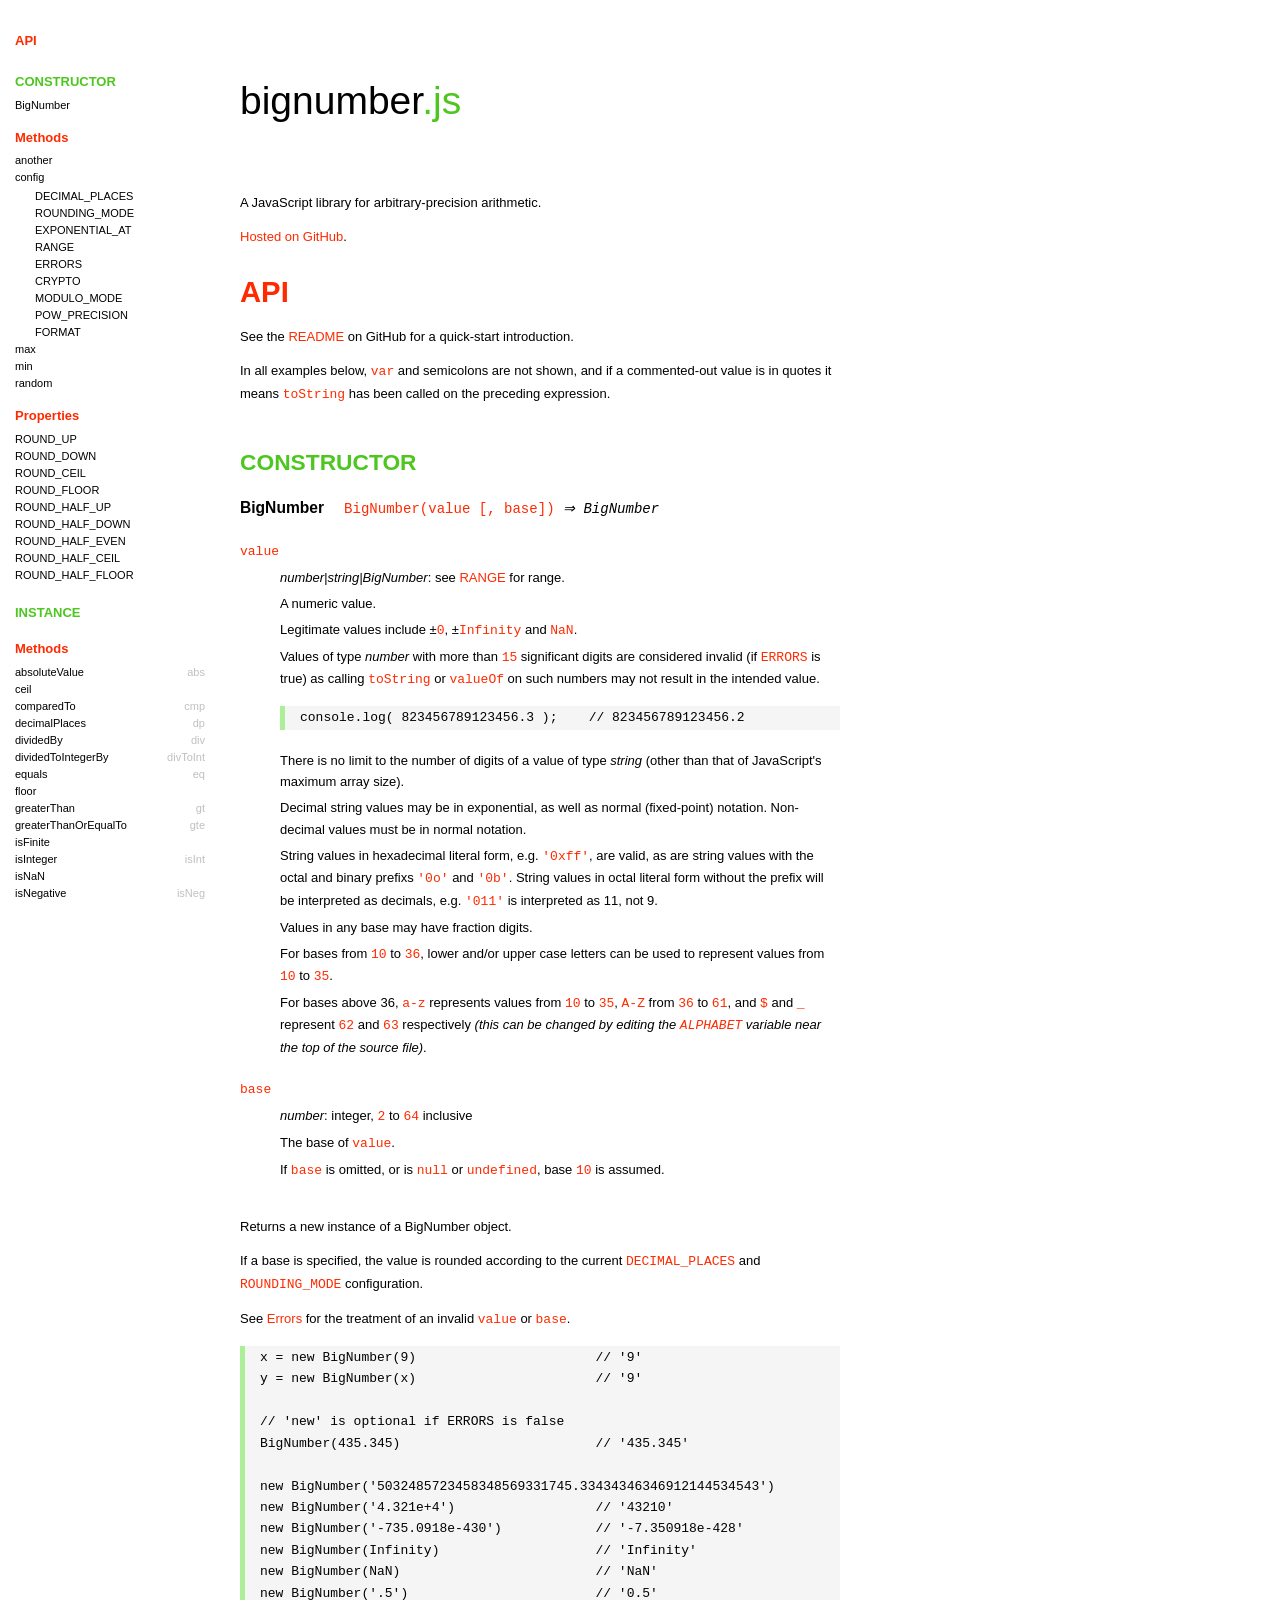
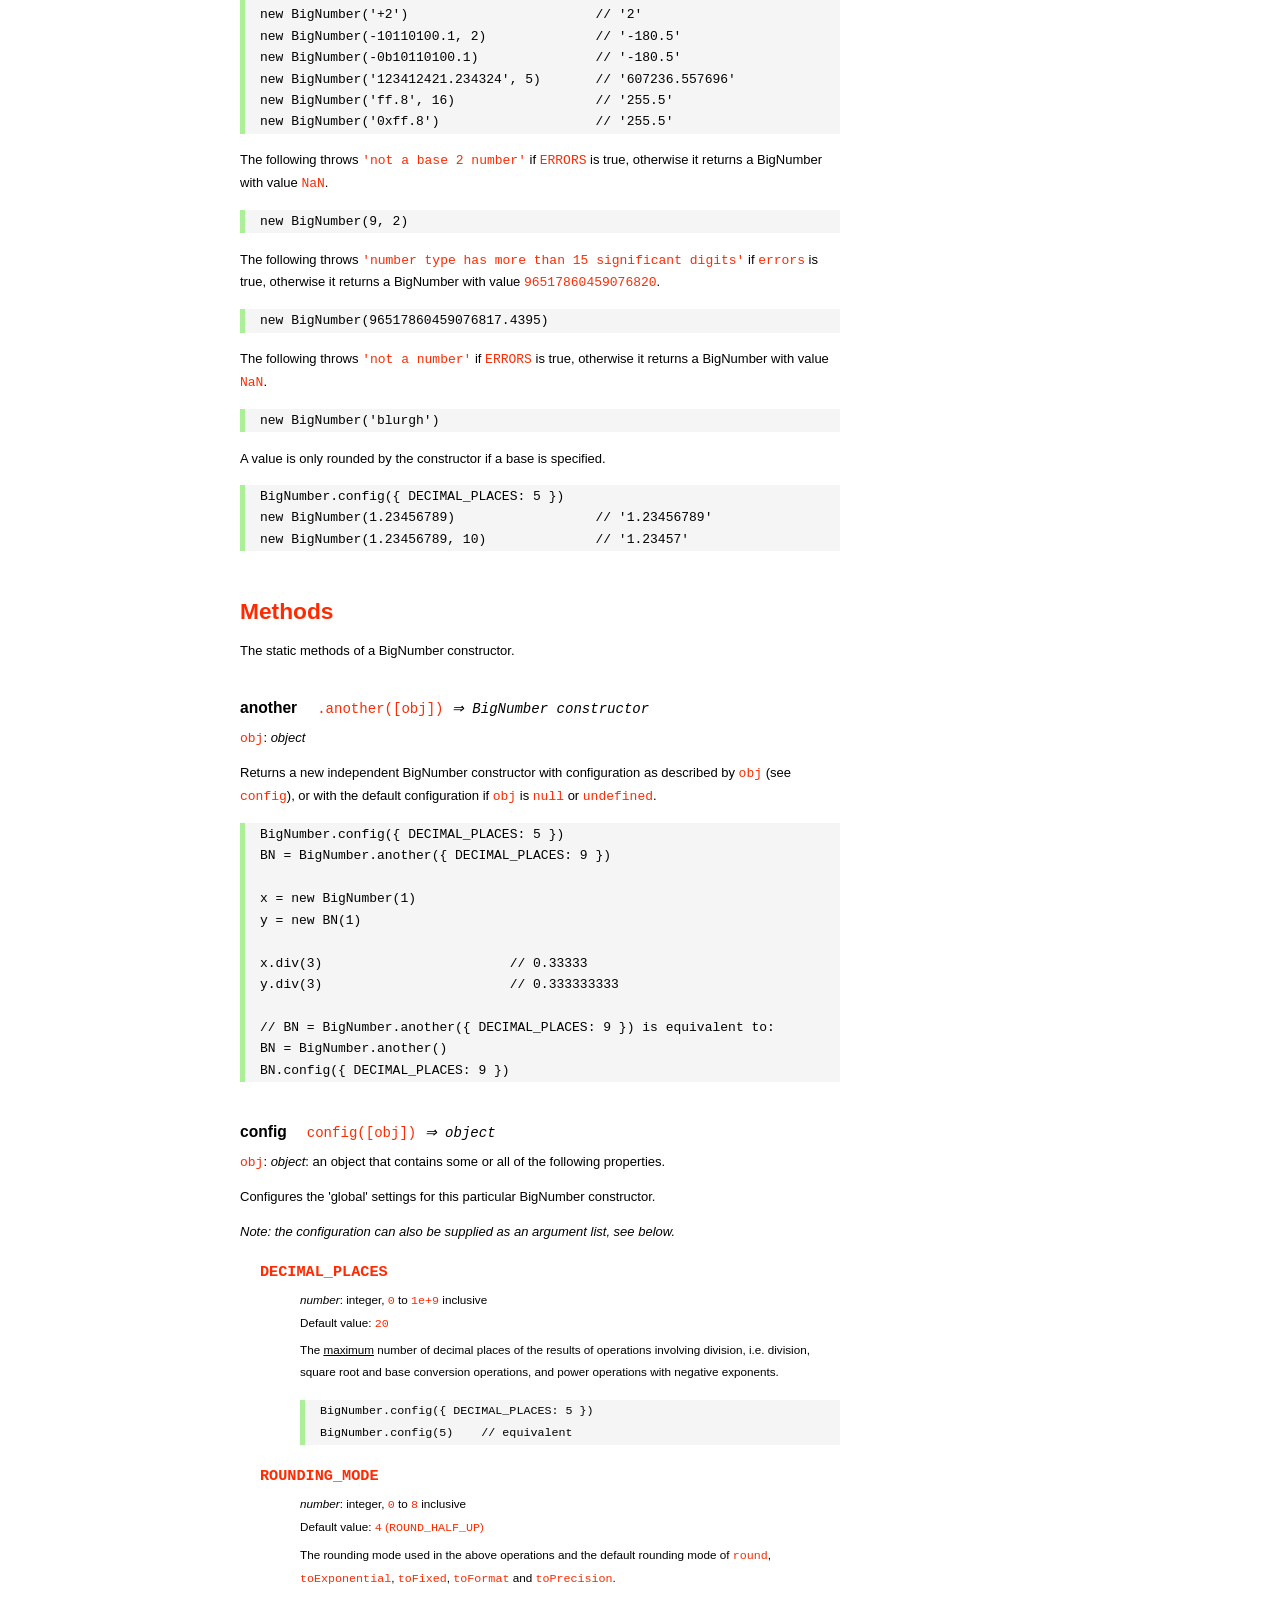
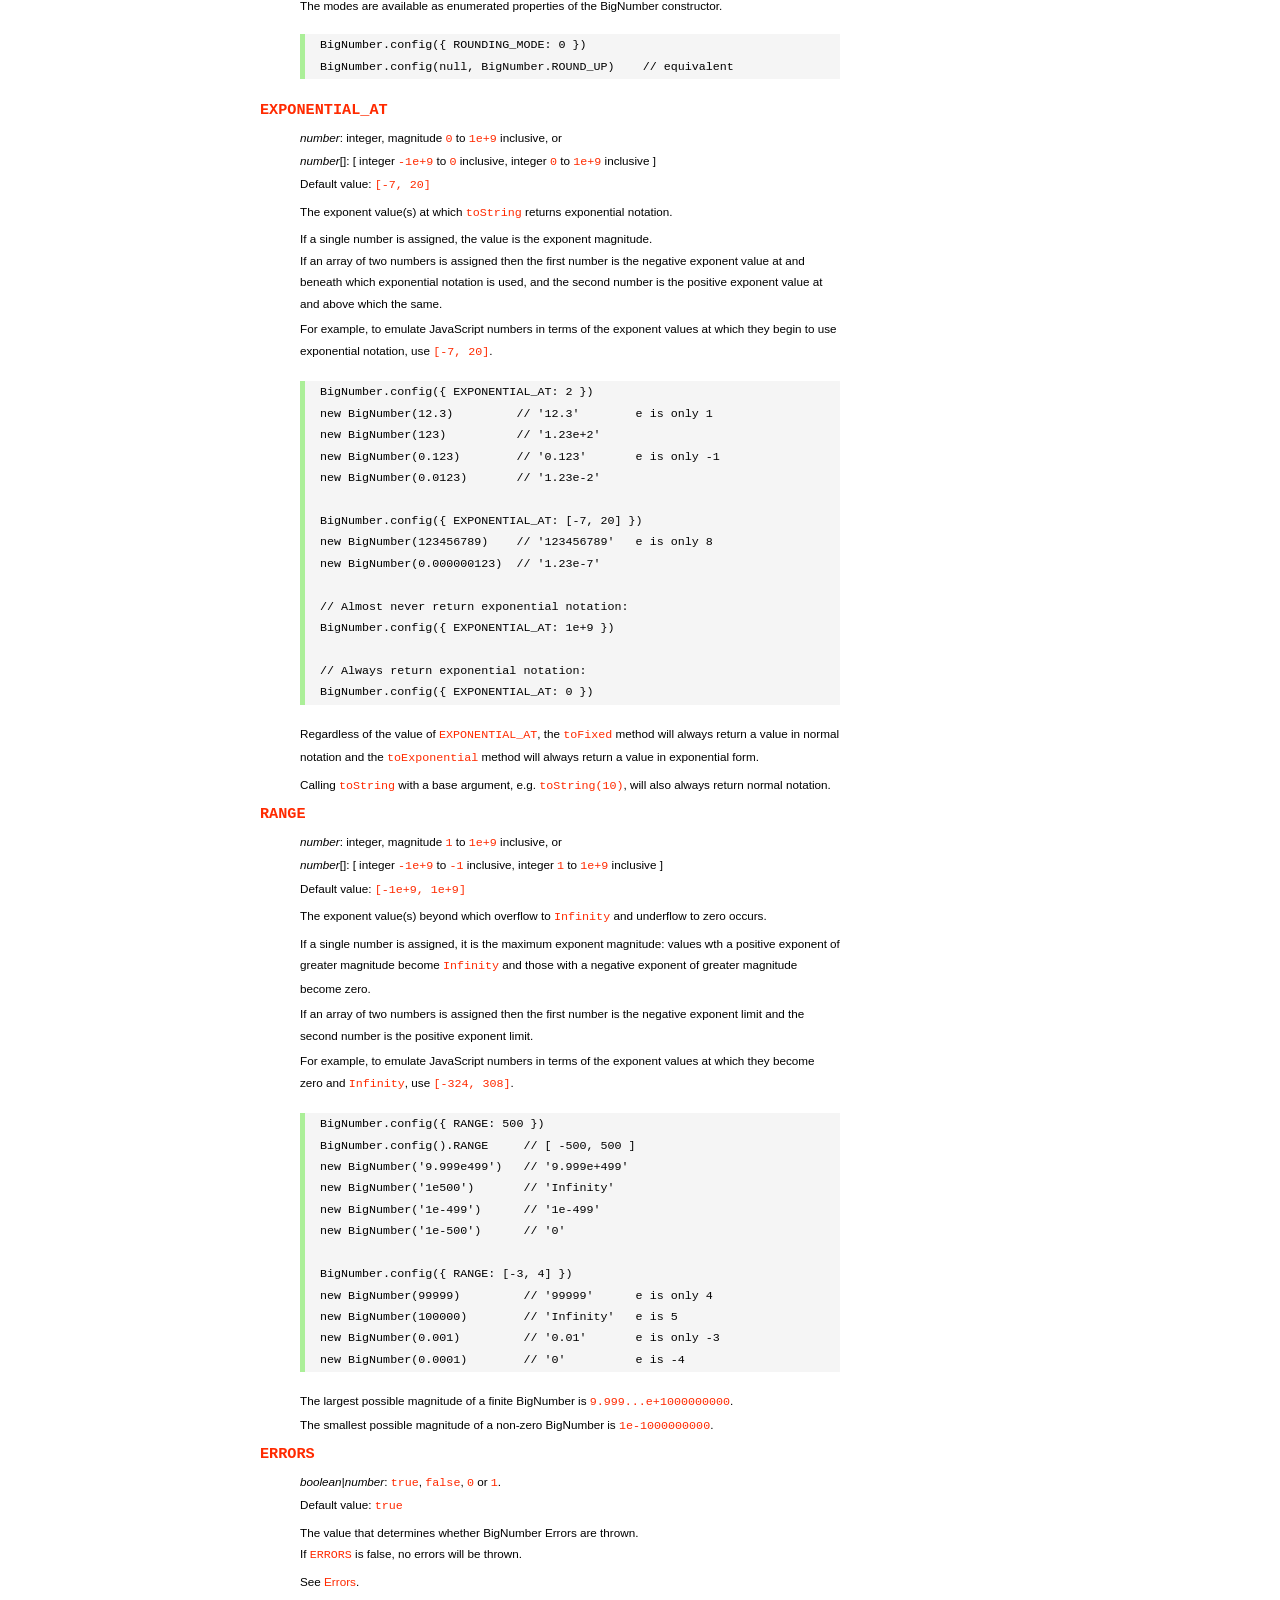
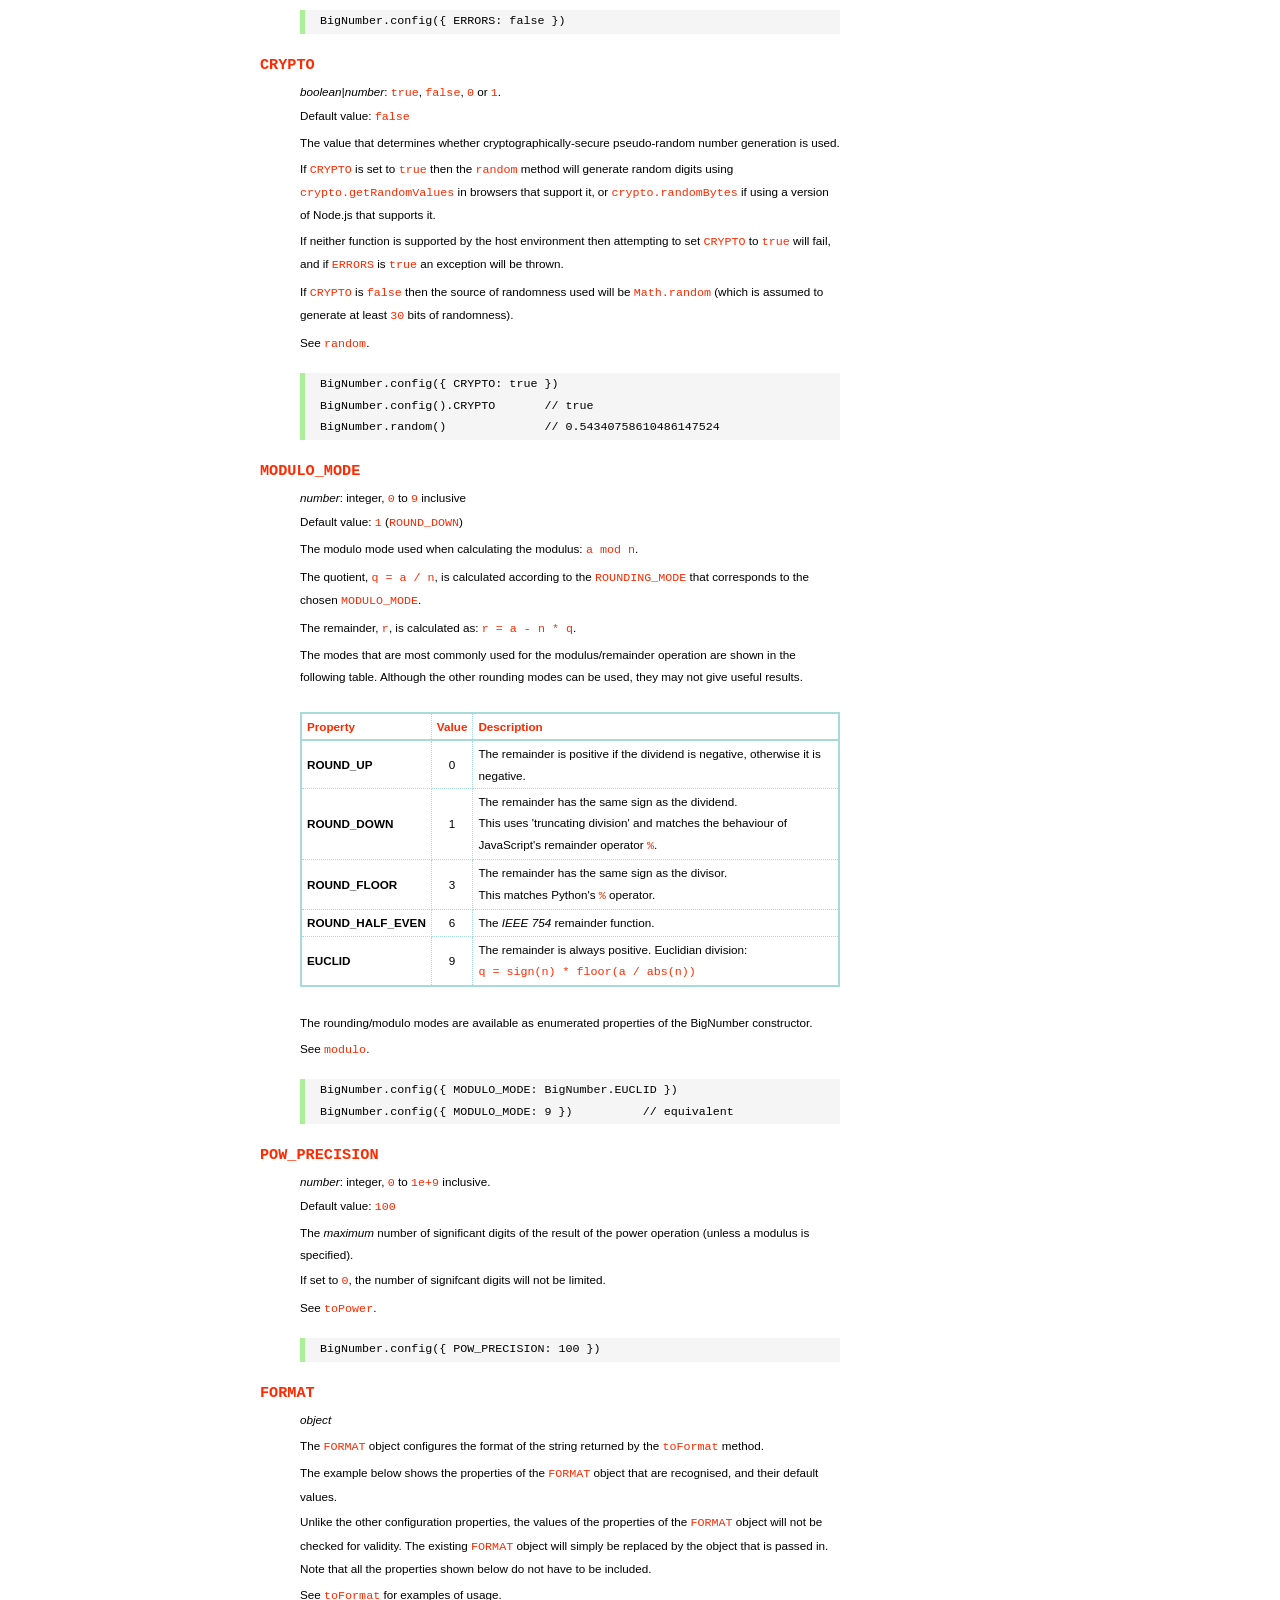
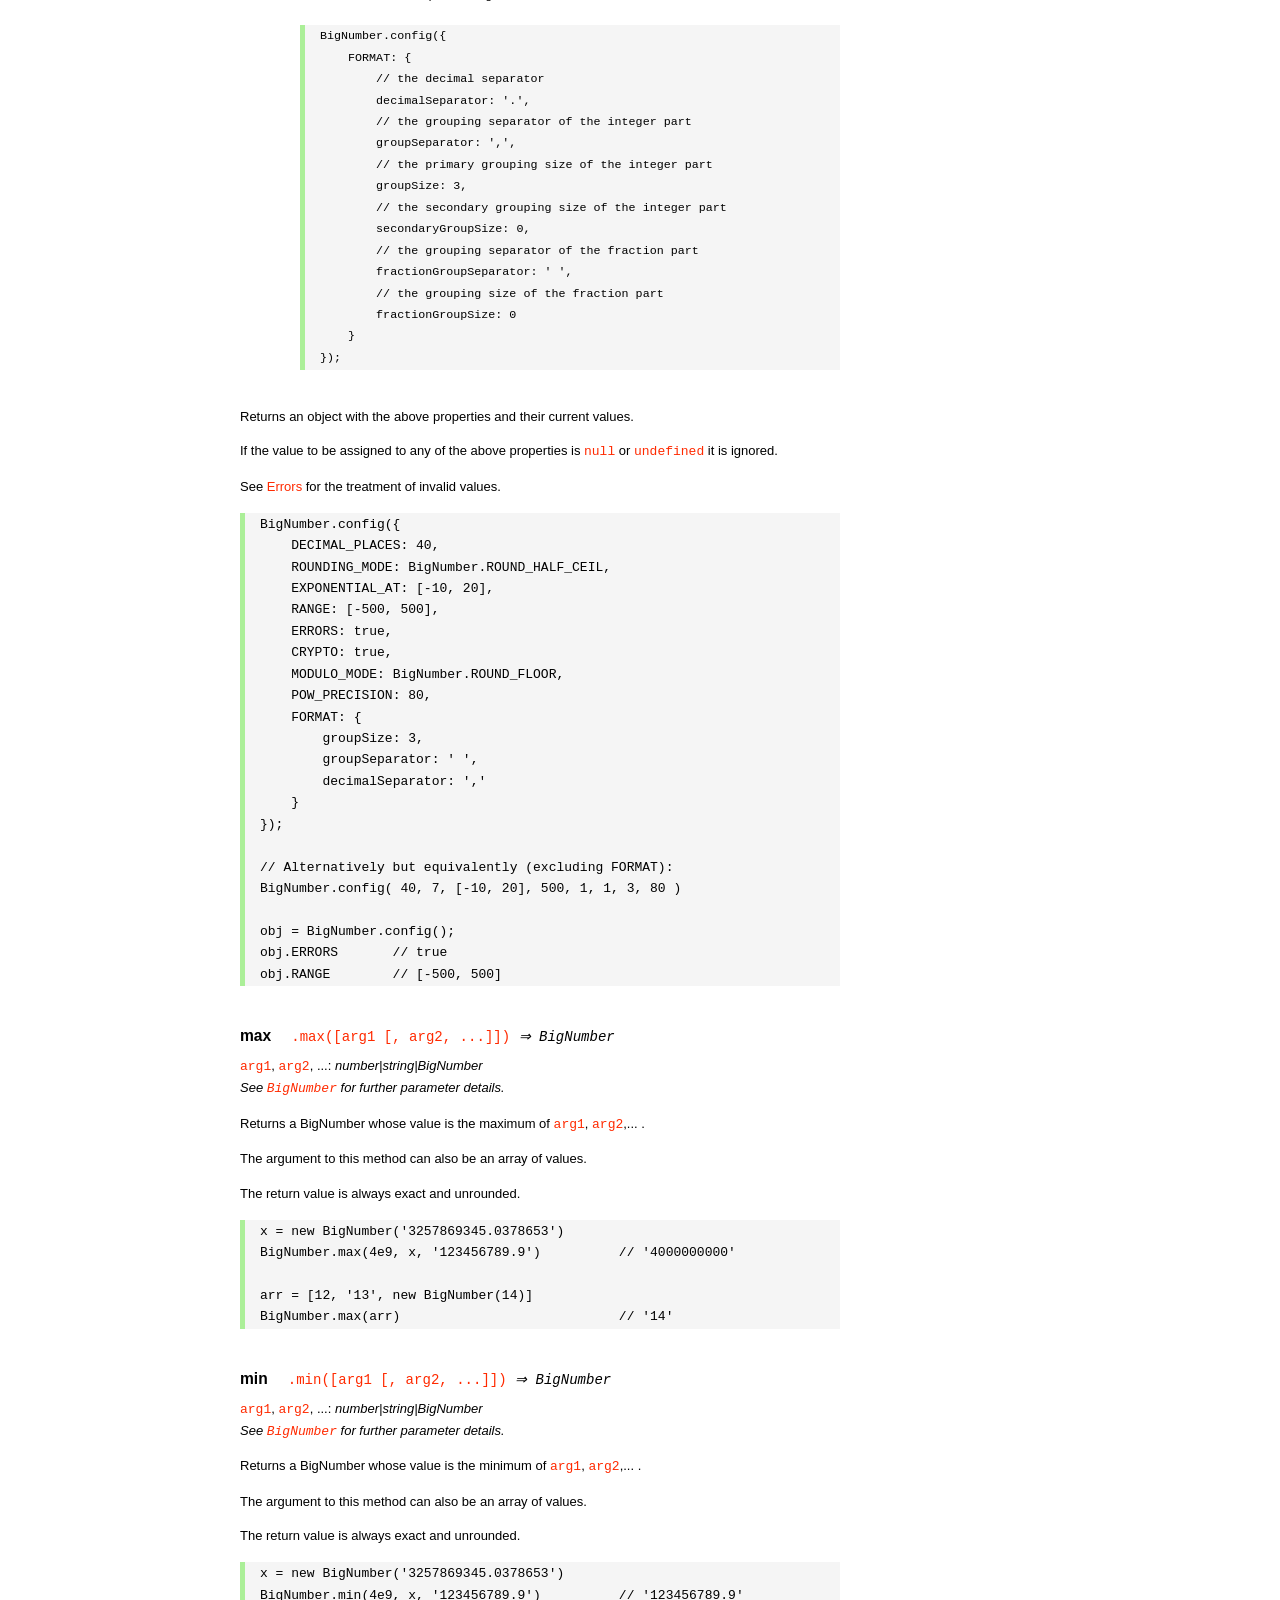
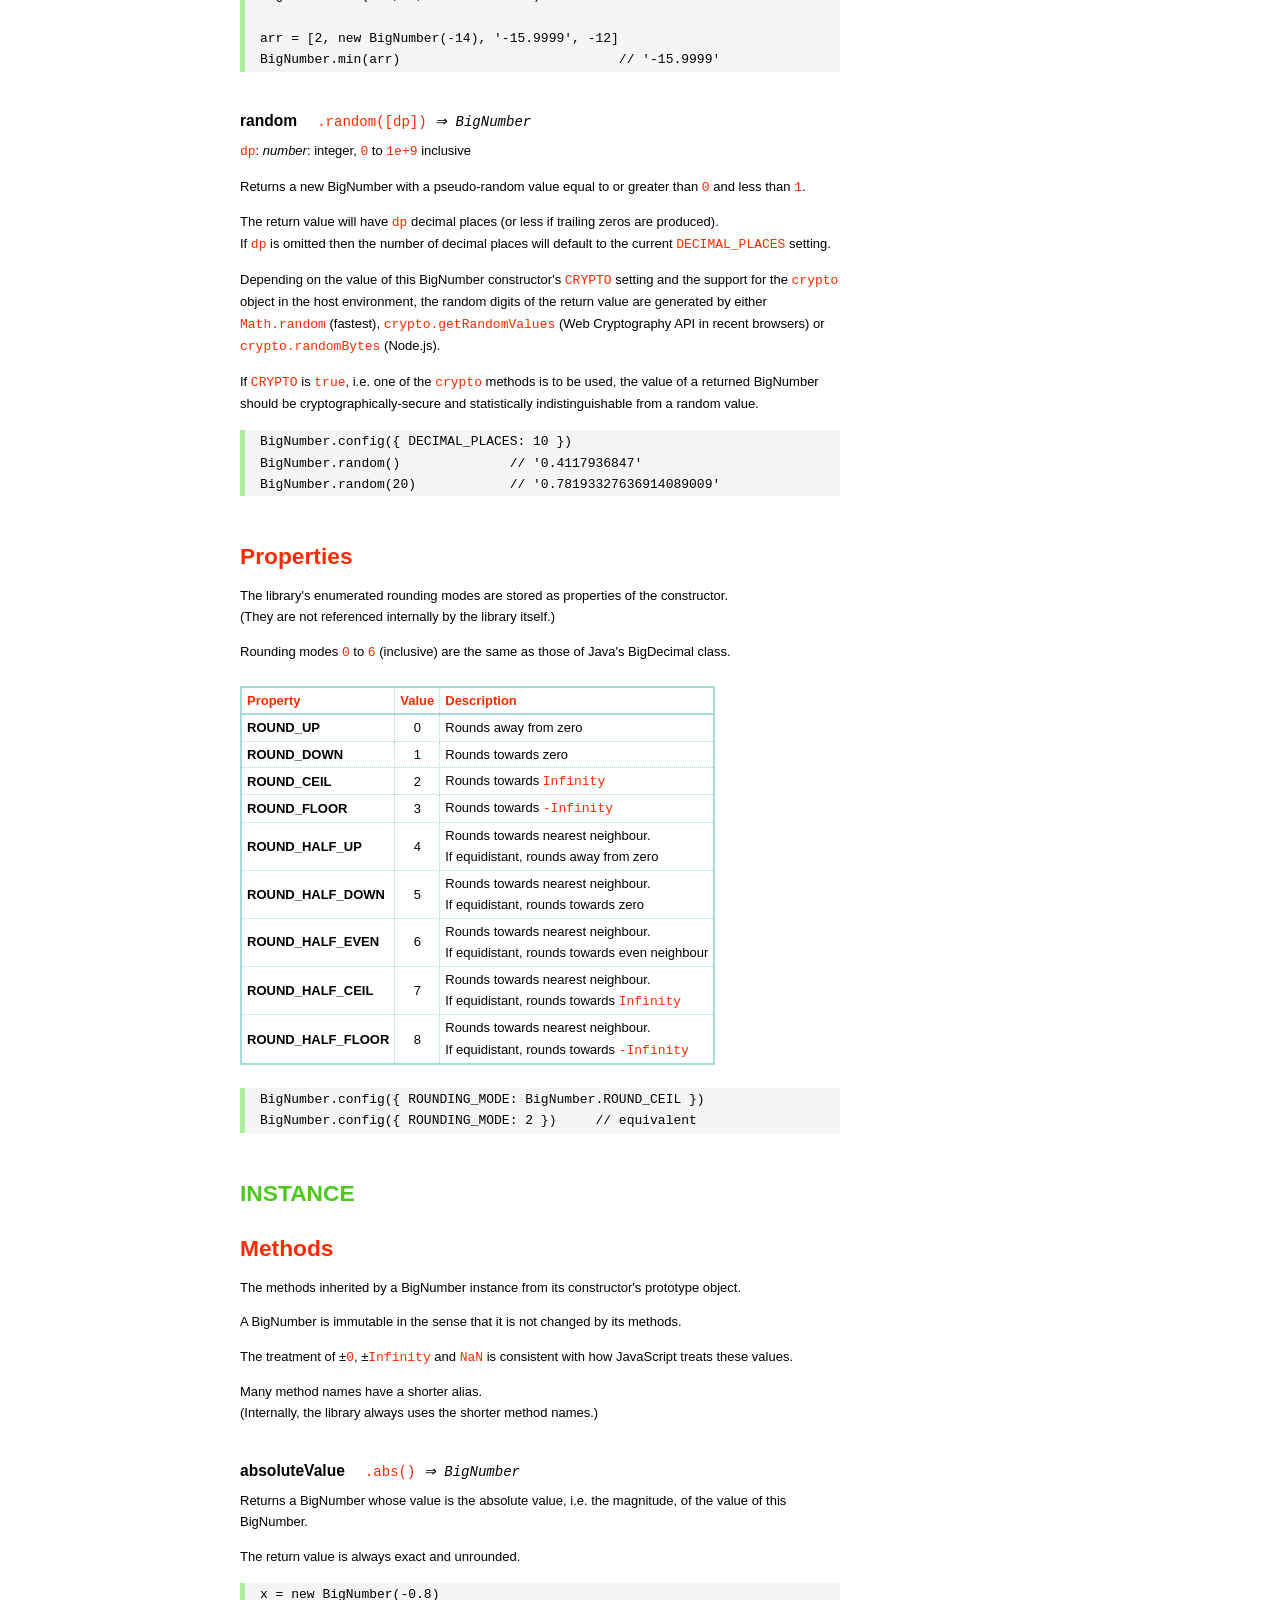
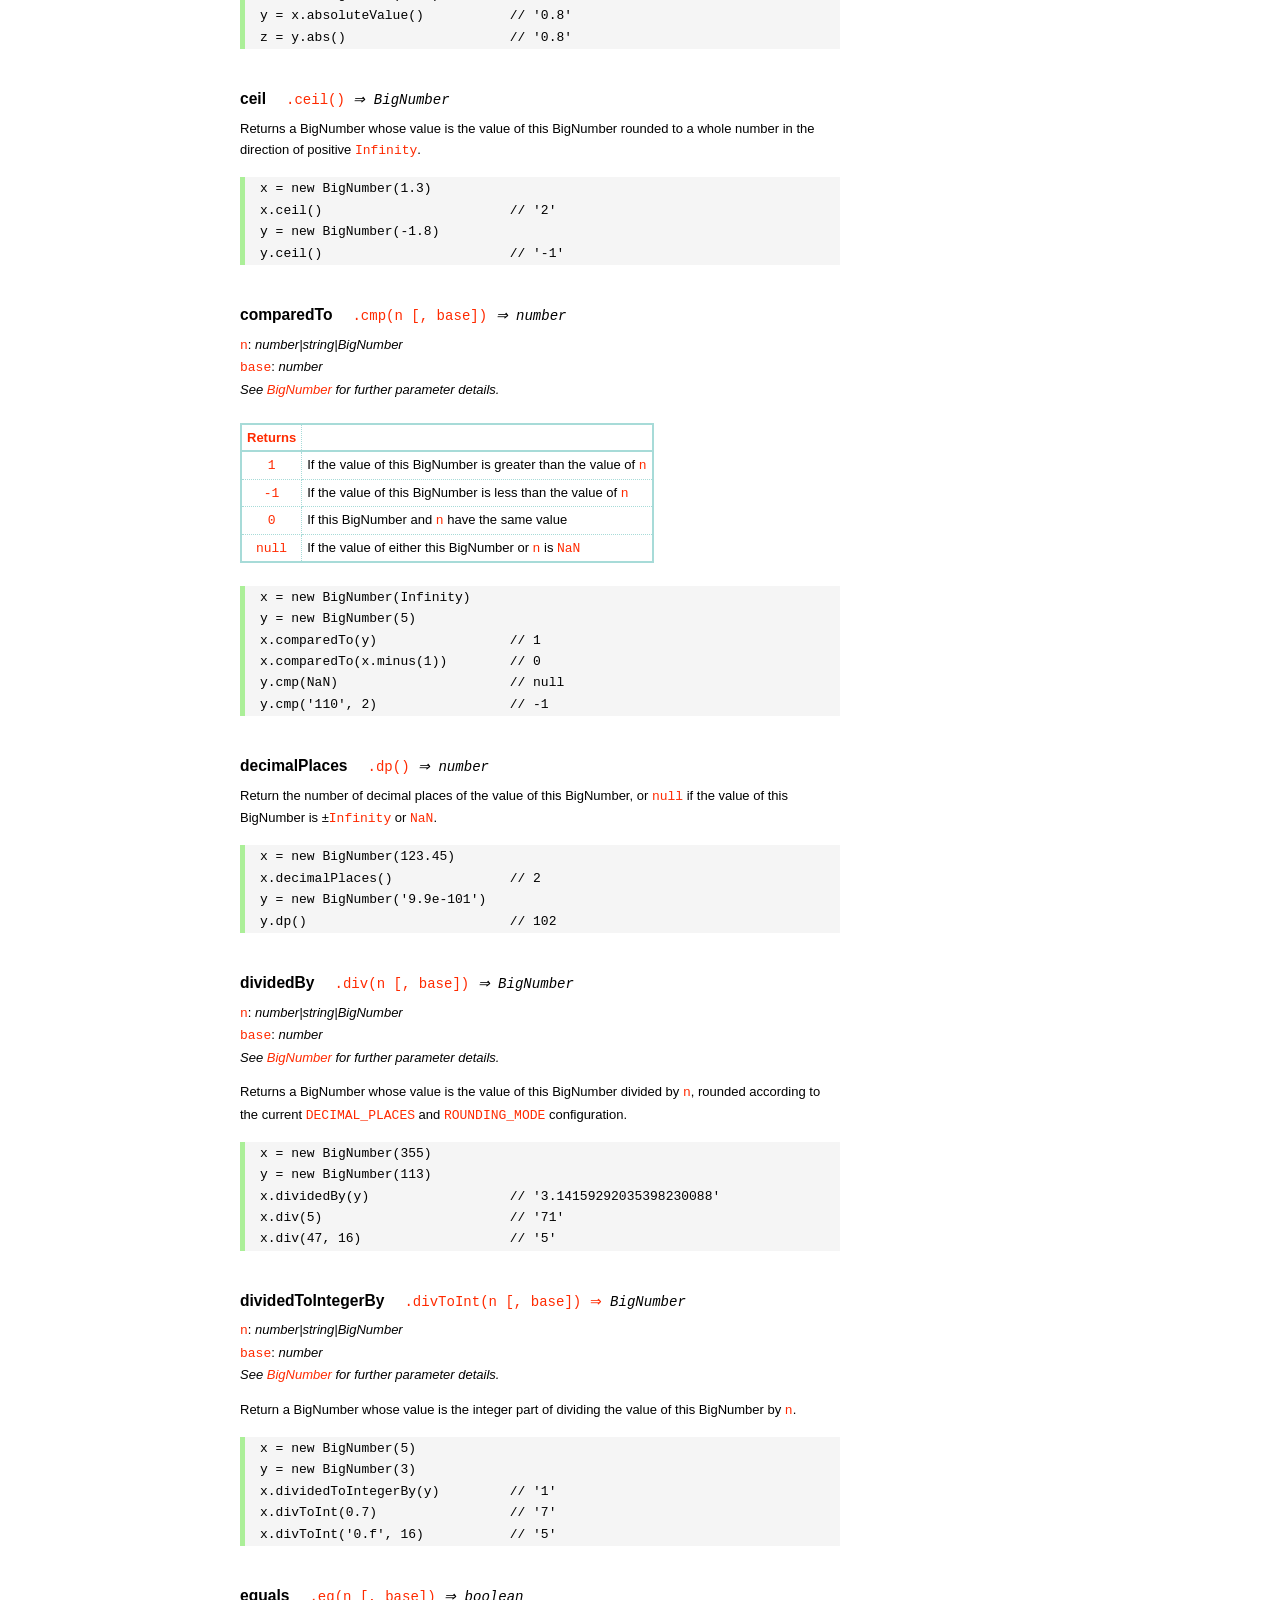
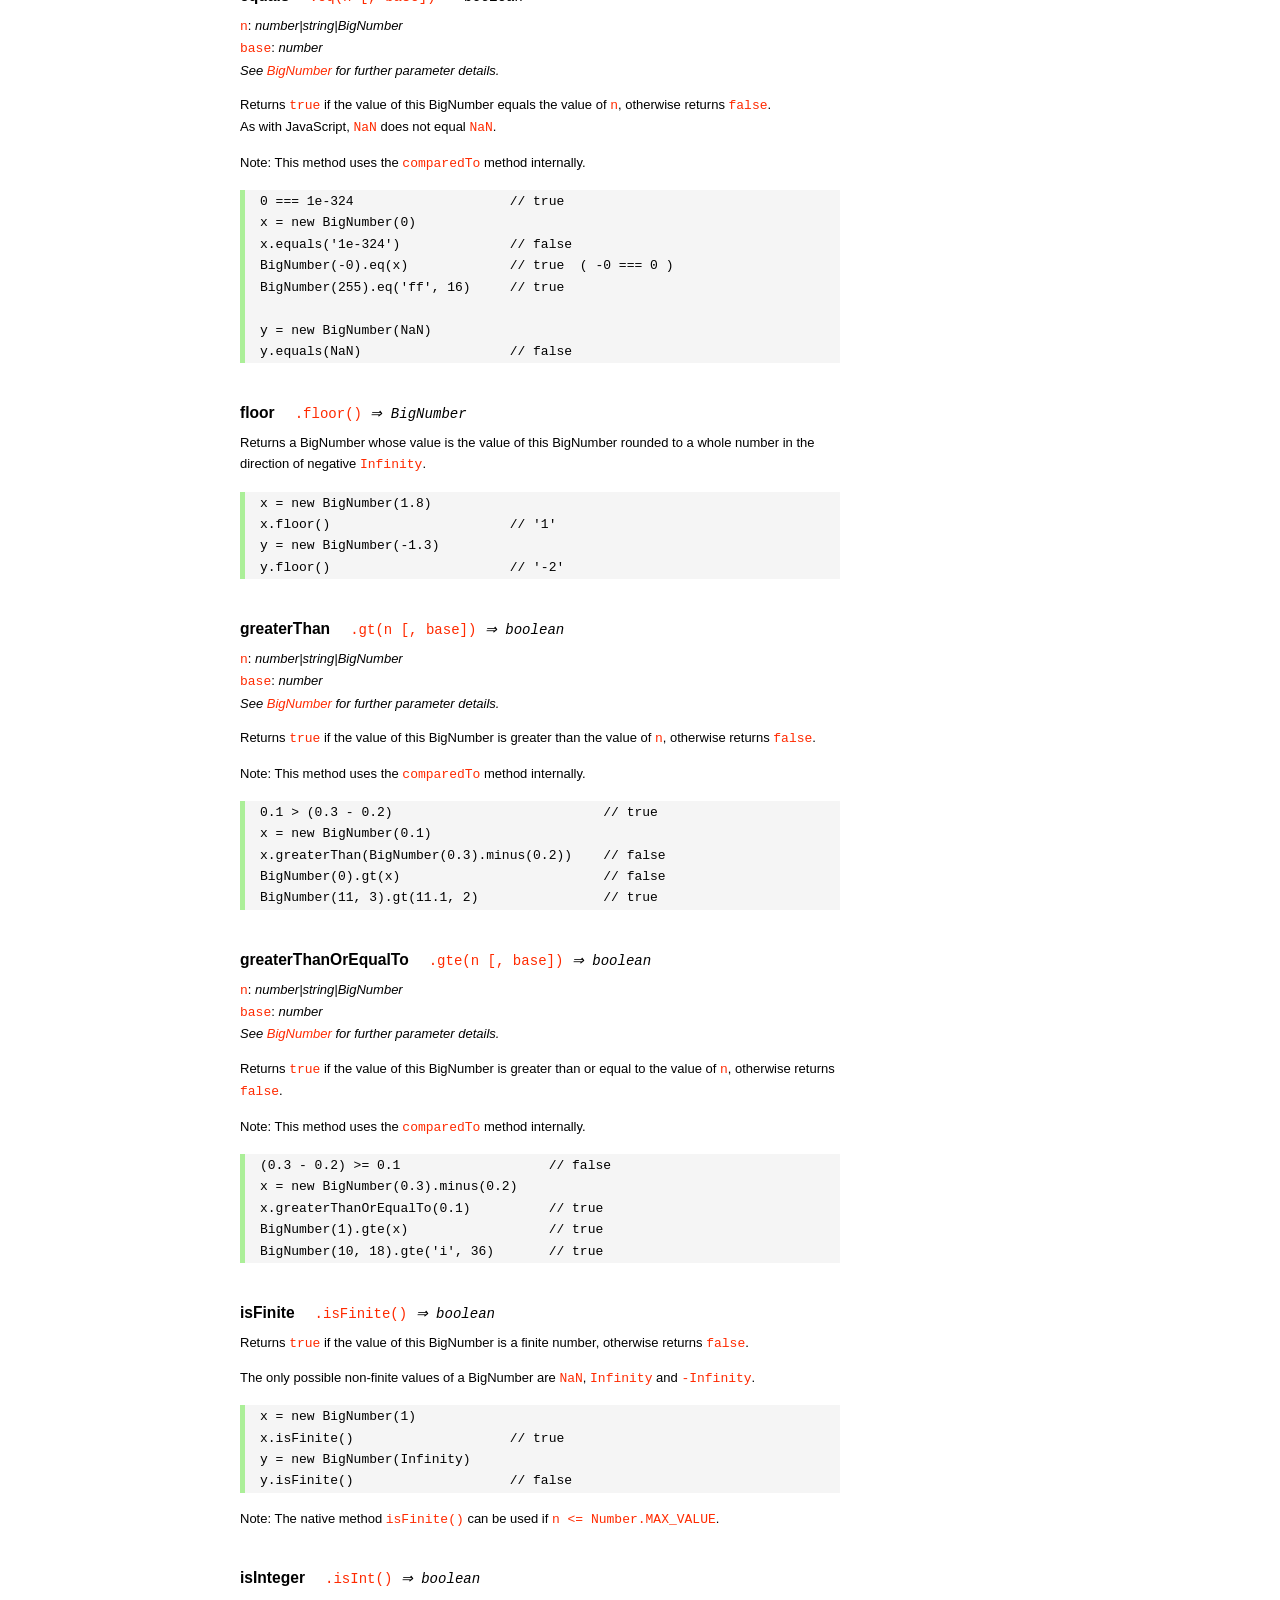
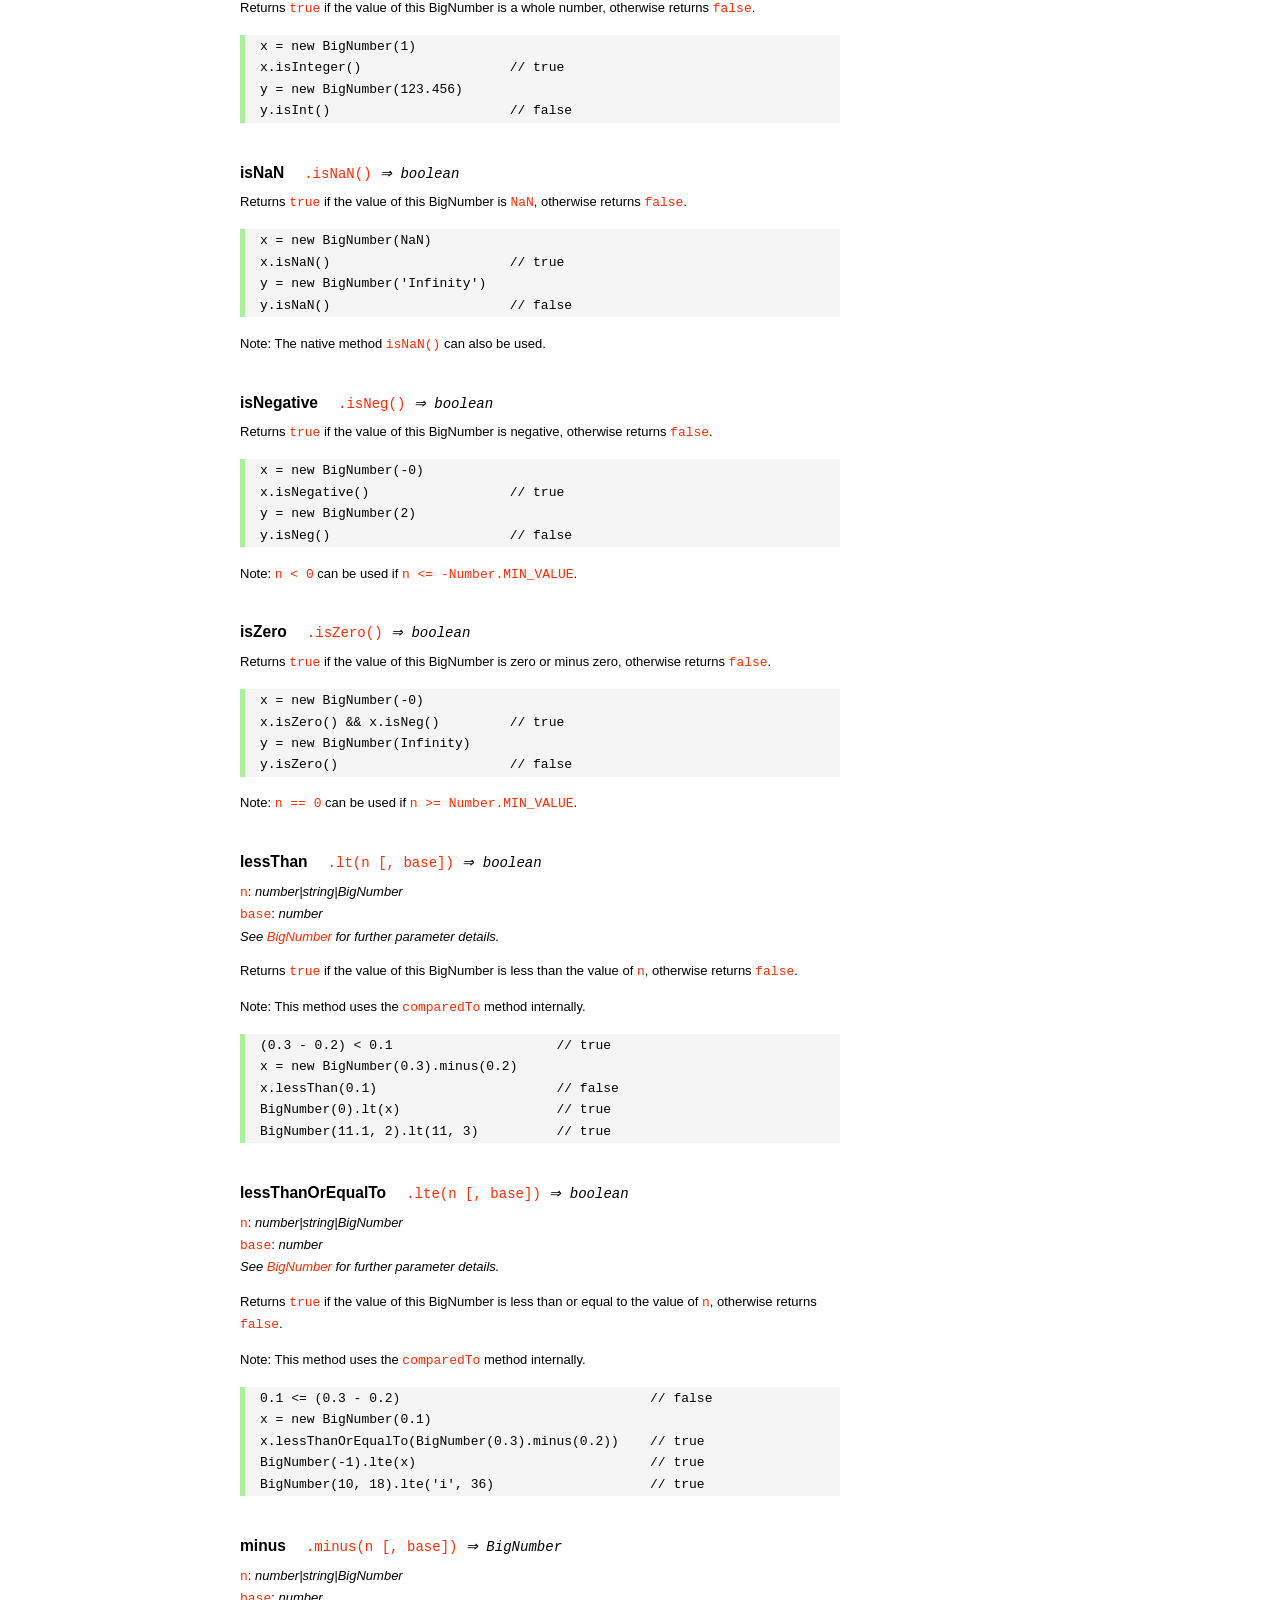
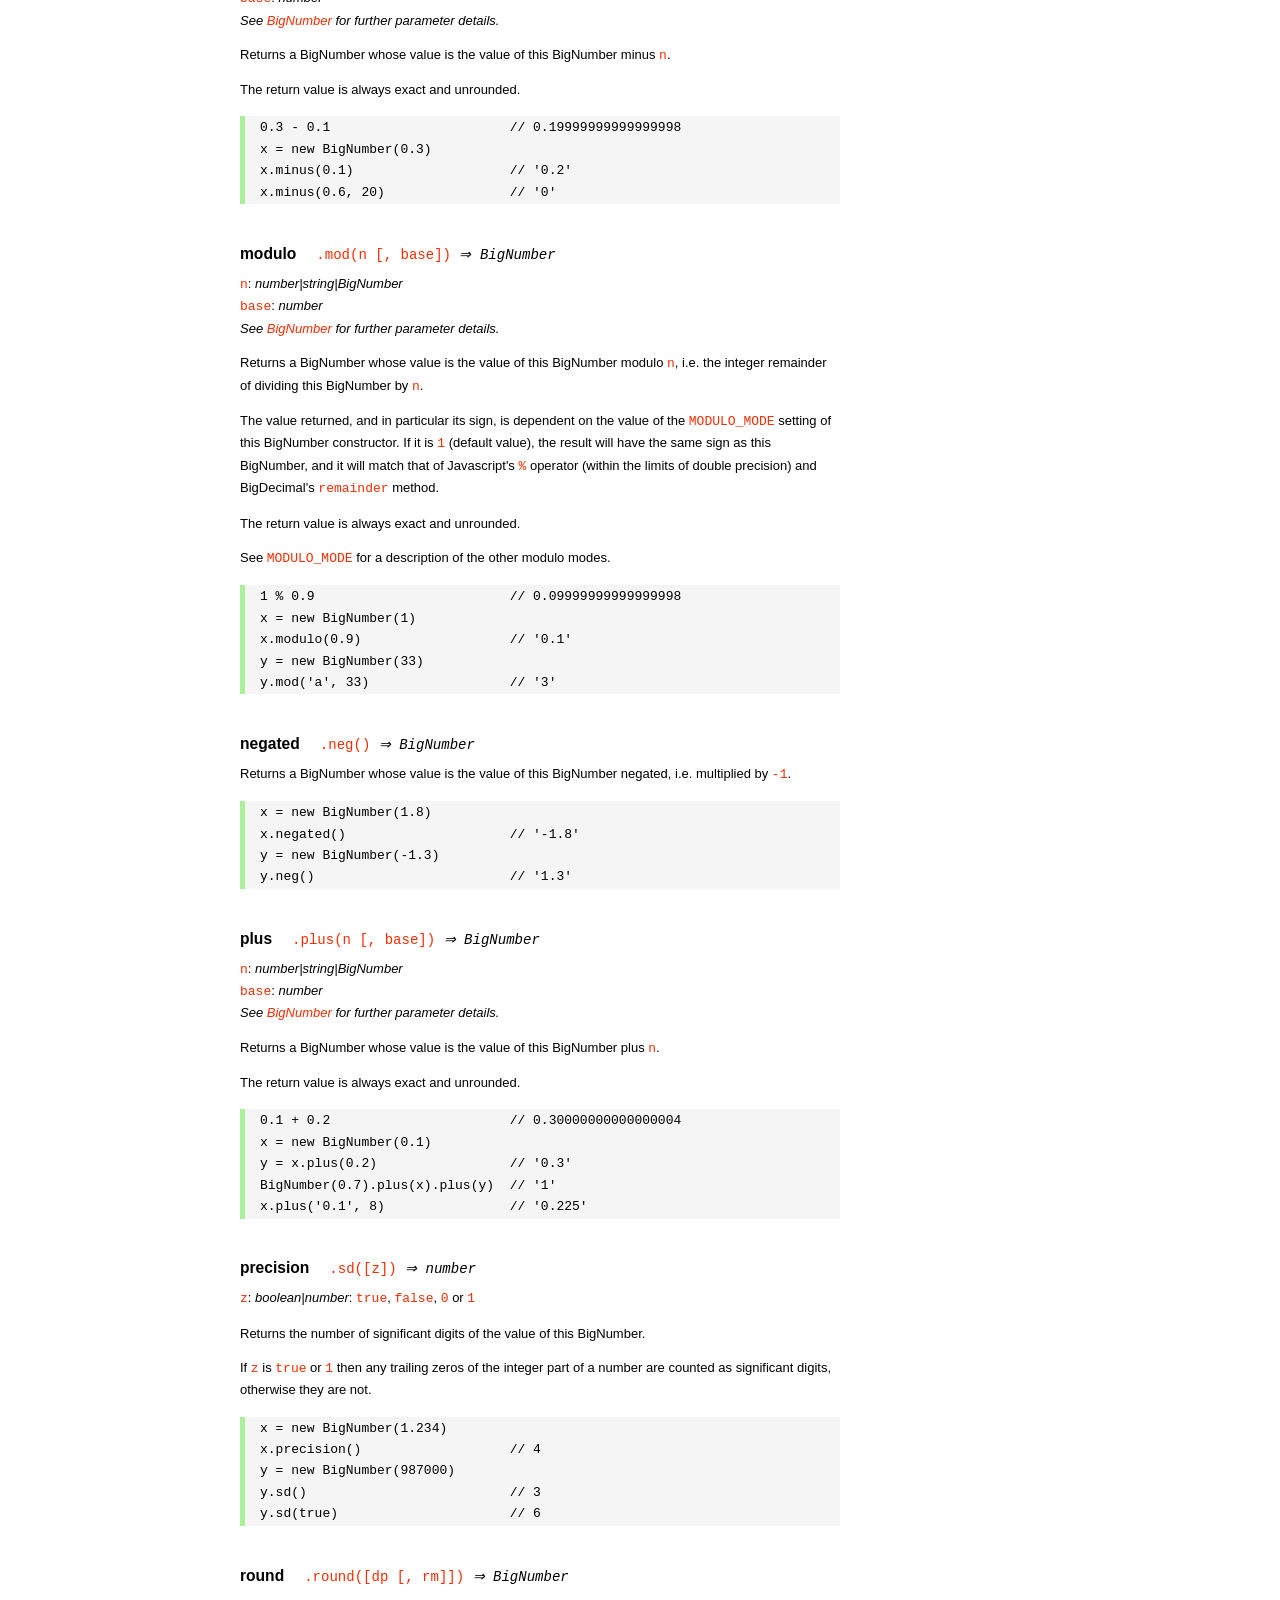
<file: WEB/node_modules/mysql/node_modules/bignumber.js/doc/API.html>
<!DOCTYPE HTML>
<html>
<head>
<meta charset="utf-8">
<meta http-equiv="X-UA-Compatible" content="IE=edge">
<meta name="Author" content="M Mclaughlin">
<title>bignumber.js API</title>
<style>
html{font-size:100%}
body{background:#fff;font-family:"Helvetica Neue",Helvetica,Arial,sans-serif;font-size:13px;
  line-height:1.65em;min-height:100%;margin:0}
body,i{color:#000}
.nav{background:#fff;position:fixed;top:0;bottom:0;left:0;width:200px;overflow-y:auto;
  padding:15px 0 30px 15px}
div.container{width:600px;margin:50px 0 50px 240px}
p{margin:0 0 1em;width:600px}
pre,ul{margin:1em 0}
h1,h2,h3,h4,h5{margin:0;padding:1.5em 0 0}
h1,h2{padding:.75em 0}
!h1{font:400 3em Consolas,monaco,monospace;color:#000;margin-bottom:1em}
h1{font:400 3em Verdana,sans-serif;color:#000;margin-bottom:1em}
h2{font-size:2.25em;color:#ff2a00}
h3{font-size:1.75em;color:#4dc71f}
h4{font-size:1.75em;color:#ff2a00;padding-bottom:.75em}
h5{font-size:1.2em;margin-bottom:.4em}
h6{font-size:1.1em;margin-bottom:0.8em;padding:0.5em 0}
dd{padding-top:.35em}
dt{padding-top:.5em}
b{font-weight:700}
dt b{font-size:1.3em}
a,a:visited{color:#ff2a00;text-decoration:none}
a:active,a:hover{outline:0;text-decoration:underline}
.nav a,.nav b,.nav a:visited{display:block;color:#ff2a00;font-weight:700; margin-top:15px}
.nav b{color:#4dc71f;margin-top:20px;cursor:default;width:auto}
ul{list-style-type:none;padding:0 0 0 20px}
.nav ul{line-height:14px;padding-left:0;margin:5px 0 0}
.nav ul a,.nav ul a:visited,span{display:inline;color:#000;font-family:Verdana,Geneva,sans-serif;
  font-size:11px;font-weight:400;margin:0}
.inset,ul.inset{margin-left:20px}
.inset{font-size:.9em}
.nav li{width:auto;margin:0 0 3px}
.alias{font-style:italic;margin-left:20px}
table{border-collapse:collapse;border-spacing:0;border:2px solid #a7dbd8;margin:1.75em 0;padding:0}
td,th{text-align:left;margin:0;padding:2px 5px;border:1px dotted #a7dbd8}
th{border-top:2px solid #a7dbd8;border-bottom:2px solid #a7dbd8;color:#ff2a00}
code,pre{font-family:Consolas, monaco, monospace;font-weight:400}
pre{background:#f5f5f5;white-space:pre-wrap;word-wrap:break-word;border-left:5px solid #abef98;
  padding:1px 0 1px 15px;margin:1.2em 0}
code,.nav-title{color:#ff2a00}
.end{margin-bottom:25px}
.centre{text-align:center}
.error-table{font-size:13px;width:100%}
#faq{margin:3em 0 0}
li span{float:right;margin-right:10px;color:#c0c0c0}
#js{font:inherit;color:#4dc71f}
</style>
</head>
<body>

  <div class="nav">

    <a class='nav-title' href="#">API</a>

    <b> CONSTRUCTOR </b>
    <ul>
      <li><a href="#bignumber">BigNumber</a></li>
    </ul>

    <a href="#methods">Methods</a>
    <ul>
      <li><a href="#another">another</a></li>
      <li><a href="#config" >config</a></li>
      <li>
        <ul class="inset">
          <li><a href="#decimal-places">DECIMAL_PLACES</a></li>
          <li><a href="#rounding-mode" >ROUNDING_MODE</a></li>
          <li><a href="#exponential-at">EXPONENTIAL_AT</a></li>
          <li><a href="#range"         >RANGE</a></li>
          <li><a href="#errors"        >ERRORS</a></li>
          <li><a href="#crypto"        >CRYPTO</a></li>
          <li><a href="#modulo-mode"   >MODULO_MODE</a></li>
          <li><a href="#pow-precision" >POW_PRECISION</a></li>
          <li><a href="#format"        >FORMAT</a></li>
        </ul>
      </li>
      <li><a href="#max"    >max</a></li>
      <li><a href="#min"    >min</a></li>
      <li><a href="#random" >random</a></li>
    </ul>

    <a href="#constructor-properties">Properties</a>
    <ul>
      <li><a href="#round-up"        >ROUND_UP</a></li>
      <li><a href="#round-down"      >ROUND_DOWN</a></li>
      <li><a href="#round-ceil"      >ROUND_CEIL</a></li>
      <li><a href="#round-floor"     >ROUND_FLOOR</a></li>
      <li><a href="#round-half-up"   >ROUND_HALF_UP</a></li>
      <li><a href="#round-half-down" >ROUND_HALF_DOWN</a></li>
      <li><a href="#round-half-even" >ROUND_HALF_EVEN</a></li>
      <li><a href="#round-half-ceil" >ROUND_HALF_CEIL</a></li>
      <li><a href="#round-half-floor">ROUND_HALF_FLOOR</a></li>
    </ul>

    <b> INSTANCE </b>

    <a href="#prototype-methods">Methods</a>
    <ul>
      <li><a href="#abs"    >absoluteValue       </a><span>abs</span>     </li>
      <li><a href="#ceil"   >ceil                </a>                     </li>
      <li><a href="#cmp"    >comparedTo          </a><span>cmp</span>     </li>
      <li><a href="#dp"     >decimalPlaces       </a><span>dp</span>      </li>
      <li><a href="#div"    >dividedBy           </a><span>div</span>     </li>
      <li><a href="#divInt" >dividedToIntegerBy  </a><span>divToInt</span></li>
      <li><a href="#eq"     >equals              </a><span>eq</span>      </li>
      <li><a href="#floor"  >floor               </a>                     </li>
      <li><a href="#gt"     >greaterThan         </a><span>gt</span>      </li>
      <li><a href="#gte"    >greaterThanOrEqualTo</a><span>gte</span>     </li>
      <li><a href="#isF"    >isFinite            </a>                     </li>
      <li><a href="#isInt"  >isInteger           </a><span>isInt</span>   </li>
      <li><a href="#isNaN"  >isNaN               </a>                     </li>
      <li><a href="#isNeg"  >isNegative          </a><span>isNeg</span>   </li>
      <li><a href="#isZ"    >isZero              </a>                     </li>
      <li><a href="#lt"     >lessThan            </a><span>lt</span>      </li>
      <li><a href="#lte"    >lessThanOrEqualTo   </a><span>lte</span>     </li>
      <li><a href="#minus"  >minus               </a><span>sub</span>     </li>
      <li><a href="#mod"    >modulo              </a><span>mod</span>     </li>
      <li><a href="#neg"    >negated             </a><span>neg</span>     </li>
      <li><a href="#plus"   >plus                </a><span>add</span>     </li>
      <li><a href="#sd"     >precision           </a><span>sd</span>      </li>
      <li><a href="#round"  >round               </a>                     </li>
      <li><a href="#shift"  >shift               </a>                     </li>
      <li><a href="#sqrt"   >squareRoot          </a><span>sqrt</span>    </li>
      <li><a href="#times"  >times               </a><span>mul</span>     </li>
      <li><a href="#toD"    >toDigits            </a>                     </li>
      <li><a href="#toE"    >toExponential       </a>                     </li>
      <li><a href="#toFix"  >toFixed             </a>                     </li>
      <li><a href="#toFor"  >toFormat            </a>                     </li>
      <li><a href="#toFr"   >toFraction          </a>                     </li>
      <li><a href="#toJSON" >toJSON              </a>                     </li>
      <li><a href="#toN"    >toNumber            </a>                     </li>
      <li><a href="#pow"    >toPower             </a><span>pow</span>     </li>
      <li><a href="#toP"    >toPrecision         </a>                     </li>
      <li><a href="#toS"    >toString            </a>                     </li>
      <li><a href="#trunc"  >truncated           </a><span>trunc</span>   </li>
      <li><a href="#valueOf">valueOf             </a>                     </li>
    </ul>

    <a href="#instance-properties">Properties</a>
    <ul>
      <li><a href="#coefficient">c: coefficient</a></li>
      <li><a href="#exponent"   >e: exponent</a></li>
      <li><a href="#sign"       >s: sign</a></li>
    </ul>

    <a href="#zero-nan-infinity">Zero, NaN &amp; Infinity</a>
    <a href="#Errors">Errors</a>
    <a class='end' href="#faq">FAQ</a>

  </div>

  <div class="container">

    <h1>bignumber<span id='js'>.js</span></h1>

    <p>A JavaScript library for arbitrary-precision arithmetic.</p>
    <p><a href="https://github.com/MikeMcl/bignumber.js">Hosted on GitHub</a>. </p>

    <h2>API</h2>

    <p>
      See the <a href='https://github.com/MikeMcl/bignumber.js'>README</a> on GitHub for a
      quick-start introduction.
    </p>
    <p>
      In all examples below, <code>var</code> and semicolons are not shown, and if a commented-out
      value is in quotes it means <code>toString</code> has been called on the preceding expression.
    </p>


    <h3>CONSTRUCTOR</h3>

    <h5 id="bignumber">
      BigNumber<code class='inset'>BigNumber(value [, base]) <i>&rArr; BigNumber</i></code>
    </h5>
    <dl>
      <dt><code>value</code></dt>
      <dd>
        <i>number|string|BigNumber</i>: see <a href='#range'>RANGE</a> for
        range.
      </dd>
      <dd>
        A numeric value.
      </dd>
      <dd>
        Legitimate values include &plusmn;<code>0</code>, &plusmn;<code>Infinity</code> and
        <code>NaN</code>.
      </dd>
      <dd>
        Values of type <em>number</em> with more than <code>15</code> significant digits are
        considered invalid (if <a href='#errors'><code>ERRORS</code></a> is true) as calling
        <code><a href='#toS'>toString</a></code> or <code><a href='#valueOf'>valueOf</a></code> on
        such numbers may not result in the intended value.
        <pre>console.log( 823456789123456.3 );    // 823456789123456.2</pre>
      </dd>
      <dd>
        There is no limit to the number of digits of a value of type <em>string</em> (other than
        that of JavaScript's maximum array size).
      </dd>
      <dd>
        Decimal string values may be in exponential, as well as normal (fixed-point) notation.
        Non-decimal values must be in normal notation.
      </dd>
      <dd>
        String values in hexadecimal literal form, e.g. <code>'0xff'</code>, are valid, as are
        string values with the octal and binary prefixs <code>'0o'</code> and <code>'0b'</code>.
        String values in octal literal form without the prefix will be interpreted as
        decimals, e.g. <code>'011'</code> is interpreted as 11, not 9.
      </dd>
      <dd>Values in any base may have fraction digits.</dd>
      <dd>
        For bases from <code>10</code> to <code>36</code>, lower and/or upper case letters can be
        used to represent values from <code>10</code> to <code>35</code>.
      </dd>
      <dd>
        For bases above 36, <code>a-z</code> represents values from <code>10</code> to
        <code>35</code>, <code>A-Z</code> from <code>36</code> to <code>61</code>, and
        <code>$</code> and <code>_</code> represent <code>62</code> and <code>63</code> respectively
        <i>(this can be changed by editing the <code>ALPHABET</code> variable near the top of the
        source file)</i>.
      </dd>
    </dl>
    <dl>
      <dt><code>base</code></dt>
      <dd>
        <i>number</i>: integer, <code>2</code> to <code>64</code> inclusive
      </dd>
      <dd>The base of <code>value</code>.</dd>
      <dd>
        If <code>base</code> is omitted, or is <code>null</code> or <code>undefined</code>, base
        <code>10</code> is assumed.
      </dd>
    </dl>
    <br />
    <p>Returns a new instance of a BigNumber object.</p>
    <p>
      If a base is specified, the value is rounded according to
      the current <a href='#decimal-places'><code>DECIMAL_PLACES</code></a> and
      <a href='#rounding-mode'><code>ROUNDING_MODE</code></a> configuration.
    </p>
    <p>
      See <a href='#Errors'>Errors</a> for the treatment of an invalid <code>value</code> or
      <code>base</code>.
    </p>
    <pre>
x = new BigNumber(9)                       // '9'
y = new BigNumber(x)                       // '9'

// 'new' is optional if ERRORS is false
BigNumber(435.345)                         // '435.345'

new BigNumber('5032485723458348569331745.33434346346912144534543')
new BigNumber('4.321e+4')                  // '43210'
new BigNumber('-735.0918e-430')            // '-7.350918e-428'
new BigNumber(Infinity)                    // 'Infinity'
new BigNumber(NaN)                         // 'NaN'
new BigNumber('.5')                        // '0.5'
new BigNumber('+2')                        // '2'
new BigNumber(-10110100.1, 2)              // '-180.5'
new BigNumber(-0b10110100.1)               // '-180.5'
new BigNumber('123412421.234324', 5)       // '607236.557696'
new BigNumber('ff.8', 16)                  // '255.5'
new BigNumber('0xff.8')                    // '255.5'</pre>
    <p>
      The following throws <code>'not a base 2 number'</code> if
      <a href='#errors'><code>ERRORS</code></a> is true, otherwise it returns a BigNumber with value
      <code>NaN</code>.
    </p>
    <pre>new BigNumber(9, 2)</pre>
    <p>
      The following throws <code>'number type has more than 15 significant digits'</code> if
      <a href='#errors'><code>errors</code></a> is true, otherwise it returns a BigNumber with value
      <code>96517860459076820</code>.
    </p>
    <pre>new BigNumber(96517860459076817.4395)</pre>
    <p>
      The following throws <code>'not a number'</code> if <a href='#errors'><code>ERRORS</code></a>
      is true, otherwise it returns a BigNumber with value <code>NaN</code>.
    </p>
    <pre>new BigNumber('blurgh')</pre>
    <p>
      A value is only rounded by the constructor if a base is specified.
    </p>
    <pre>BigNumber.config({ DECIMAL_PLACES: 5 })
new BigNumber(1.23456789)                  // '1.23456789'
new BigNumber(1.23456789, 10)              // '1.23457'</pre>



    <h4 id="methods">Methods</h4>
     <p>The static methods of a BigNumber constructor.</p>




    <h5 id="another">
       another<code class='inset'>.another([obj]) <i>&rArr; BigNumber constructor</i></code>
    </h5>
    <p><code>obj</code>: <i>object</i></p>
    <p>
      Returns a new independent BigNumber constructor with configuration as described by
      <code>obj</code> (see <a href='#config'><code>config</code></a>), or with the default
      configuration if <code>obj</code> is <code>null</code> or <code>undefined</code>.
    </p>
    <pre>BigNumber.config({ DECIMAL_PLACES: 5 })
BN = BigNumber.another({ DECIMAL_PLACES: 9 })

x = new BigNumber(1)
y = new BN(1)

x.div(3)                        // 0.33333
y.div(3)                        // 0.333333333

// BN = BigNumber.another({ DECIMAL_PLACES: 9 }) is equivalent to:
BN = BigNumber.another()
BN.config({ DECIMAL_PLACES: 9 })</pre>



    <h5 id="config">config<code class='inset'>config([obj]) <i>&rArr; object</i></code></h5>
    <p>
      <code>obj</code>: <i>object</i>: an object that contains some or all of the following
      properties.
    </p>
    <p>Configures the 'global' settings for this particular BigNumber constructor.</p>
    <p><i>Note: the configuration can also be supplied as an argument list, see below.</i></p>
    <dl class='inset'>
      <dt id="decimal-places"><code><b>DECIMAL_PLACES</b></code></dt>
      <dd>
        <i>number</i>: integer, <code>0</code> to <code>1e+9</code> inclusive<br />
        Default value: <code>20</code>
      </dd>
      <dd>
        The <u>maximum</u> number of decimal places of the results of operations involving
        division, i.e. division, square root and base conversion operations, and power
        operations with negative exponents.<br />
      </dd>
      <dd>
      <pre>BigNumber.config({ DECIMAL_PLACES: 5 })
BigNumber.config(5)    // equivalent</pre>
      </dd>



      <dt id="rounding-mode"><code><b>ROUNDING_MODE</b></code></dt>
      <dd>
        <i>number</i>: integer, <code>0</code> to <code>8</code> inclusive<br />
        Default value: <code>4</code> <a href="#round-half-up">(<code>ROUND_HALF_UP</code>)</a>
      </dd>
      <dd>
        The rounding mode used in the above operations and the default rounding mode of
        <a href='#round'><code>round</code></a>,
        <a href='#toE'><code>toExponential</code></a>,
        <a href='#toFix'><code>toFixed</code></a>,
        <a href='#toFor'><code>toFormat</code></a> and
        <a href='#toP'><code>toPrecision</code></a>.
      </dd>
      <dd>The modes are available as enumerated properties of the BigNumber constructor.</dd>
       <dd>
      <pre>BigNumber.config({ ROUNDING_MODE: 0 })
BigNumber.config(null, BigNumber.ROUND_UP)    // equivalent</pre>
        </dd>



      <dt id="exponential-at"><code><b>EXPONENTIAL_AT</b></code></dt>
      <dd>
        <i>number</i>: integer, magnitude <code>0</code> to <code>1e+9</code> inclusive, or
        <br />
        <i>number</i>[]: [ integer <code>-1e+9</code> to <code>0</code> inclusive, integer
        <code>0</code> to <code>1e+9</code> inclusive ]<br />
        Default value: <code>[-7, 20]</code>
      </dd>
      <dd>
        The exponent value(s) at which <code>toString</code> returns exponential notation.
      </dd>
      <dd>
        If a single number is assigned, the value is the exponent magnitude.<br />
        If an array of two numbers is assigned then the first number is the negative exponent
        value at and beneath which exponential notation is used, and the second number is the
        positive exponent value at and above which the same.
      </dd>
      <dd>
        For example, to emulate JavaScript numbers in terms of the exponent values at which they
        begin to use exponential notation, use <code>[-7, 20]</code>.
      </dd>
      <dd>
      <pre>BigNumber.config({ EXPONENTIAL_AT: 2 })
new BigNumber(12.3)         // '12.3'        e is only 1
new BigNumber(123)          // '1.23e+2'
new BigNumber(0.123)        // '0.123'       e is only -1
new BigNumber(0.0123)       // '1.23e-2'

BigNumber.config({ EXPONENTIAL_AT: [-7, 20] })
new BigNumber(123456789)    // '123456789'   e is only 8
new BigNumber(0.000000123)  // '1.23e-7'

// Almost never return exponential notation:
BigNumber.config({ EXPONENTIAL_AT: 1e+9 })

// Always return exponential notation:
BigNumber.config({ EXPONENTIAL_AT: 0 })</pre>
      </dd>
      <dd>
        Regardless of the value of <code>EXPONENTIAL_AT</code>, the <code>toFixed</code> method
        will always return a value in normal notation and the <code>toExponential</code> method
        will always return a value in exponential form.
      </dd>
      <dd>
        Calling <code>toString</code> with a base argument, e.g. <code>toString(10)</code>, will
        also always return normal notation.
      </dd>



      <dt id="range"><code><b>RANGE</b></code></dt>
      <dd>
        <i>number</i>: integer, magnitude <code>1</code> to <code>1e+9</code> inclusive, or
        <br />
        <i>number</i>[]: [ integer <code>-1e+9</code> to <code>-1</code> inclusive, integer
        <code>1</code> to <code>1e+9</code> inclusive ]<br />
        Default value: <code>[-1e+9, 1e+9]</code>
      </dd>
      <dd>
        The exponent value(s) beyond which overflow to <code>Infinity</code> and underflow to
        zero occurs.
      </dd>
      <dd>
        If a single number is assigned, it is the maximum exponent magnitude: values wth a
        positive exponent of greater magnitude become <code>Infinity</code> and those with a
        negative exponent of greater magnitude become zero.
      <dd>
        If an array of two numbers is assigned then the first number is the negative exponent
        limit and the second number is the positive exponent limit.
      </dd>
      <dd>
        For example, to emulate JavaScript numbers in terms of the exponent values at which they
        become zero and <code>Infinity</code>, use <code>[-324, 308]</code>.
      </dd>
      <dd>
      <pre>BigNumber.config({ RANGE: 500 })
BigNumber.config().RANGE     // [ -500, 500 ]
new BigNumber('9.999e499')   // '9.999e+499'
new BigNumber('1e500')       // 'Infinity'
new BigNumber('1e-499')      // '1e-499'
new BigNumber('1e-500')      // '0'

BigNumber.config({ RANGE: [-3, 4] })
new BigNumber(99999)         // '99999'      e is only 4
new BigNumber(100000)        // 'Infinity'   e is 5
new BigNumber(0.001)         // '0.01'       e is only -3
new BigNumber(0.0001)        // '0'          e is -4</pre>
      </dd>
      <dd>
        The largest possible magnitude of a finite BigNumber is
        <code>9.999...e+1000000000</code>.<br />
        The smallest possible magnitude of a non-zero BigNumber is <code>1e-1000000000</code>.
      </dd>



      <dt id="errors"><code><b>ERRORS</b></code></dt>
      <dd>
        <i>boolean|number</i>: <code>true</code>, <code>false</code>, <code>0</code> or
        <code>1</code>.<br />
        Default value: <code>true</code>
      </dd>
      <dd>
        The value that determines whether BigNumber Errors are thrown.<br />
        If <code>ERRORS</code> is false, no errors will be thrown.
      </dd>
      <dd>See <a href='#Errors'>Errors</a>.</dd>
      <dd><pre>BigNumber.config({ ERRORS: false })</pre></dd>



      <dt id="crypto"><code><b>CRYPTO</b></code></dt>
      <dd>
        <i>boolean|number</i>: <code>true</code>, <code>false</code>, <code>0</code> or
        <code>1</code>.<br />
        Default value: <code>false</code>
      </dd>
      <dd>
        The value that determines whether cryptographically-secure pseudo-random number
        generation is used.
      </dd>
      <dd>
        If <code>CRYPTO</code> is set to <code>true</code> then the
        <a href='#random'><code>random</code></a> method will generate random digits using
        <code>crypto.getRandomValues</code> in browsers that support it, or
        <code>crypto.randomBytes</code> if using a version of Node.js that supports it.
      </dd>
      <dd>
        If neither function is supported by the host environment then attempting to set
        <code>CRYPTO</code> to <code>true</code> will fail, and if <code>ERRORS</code>
        is <code>true</code> an exception will be thrown.
      </dd>
      <dd>
        If <code>CRYPTO</code> is <code>false</code> then the source of randomness used will be
        <code>Math.random</code> (which is assumed to generate at least <code>30</code> bits of
        randomness).
      </dd>
      <dd>See <a href='#random'><code>random</code></a>.</dd>
      <dd>
      <pre>BigNumber.config({ CRYPTO: true })
BigNumber.config().CRYPTO       // true
BigNumber.random()              // 0.54340758610486147524</pre>
      </dd>



      <dt id="modulo-mode"><code><b>MODULO_MODE</b></code></dt>
      <dd>
        <i>number</i>: integer, <code>0</code> to <code>9</code> inclusive<br />
        Default value: <code>1</code> (<a href="#round-down"><code>ROUND_DOWN</code></a>)
      </dd>
      <dd>The modulo mode used when calculating the modulus: <code>a mod n</code>.</dd>
      <dd>
        The quotient, <code>q = a / n</code>, is calculated according to the
        <a href='#rounding-mode'><code>ROUNDING_MODE</code></a> that corresponds to the chosen
        <code>MODULO_MODE</code>.
      </dd>
      <dd>The remainder, <code>r</code>, is calculated as: <code>r = a - n * q</code>.</dd>
      <dd>
        The modes that are most commonly used for the modulus/remainder operation are shown in
        the following table. Although the other rounding modes can be used, they may not give
        useful results.
      </dd>
      <dd>
        <table>
          <tr><th>Property</th><th>Value</th><th>Description</th></tr>
          <tr>
            <td><b>ROUND_UP</b></td><td class='centre'>0</td>
            <td>
              The remainder is positive if the dividend is negative, otherwise it is negative.
            </td>
          </tr>
          <tr>
            <td><b>ROUND_DOWN</b></td><td class='centre'>1</td>
            <td>
              The remainder has the same sign as the dividend.<br />
              This uses 'truncating division' and matches the behaviour of JavaScript's
              remainder operator <code>%</code>.
            </td>
          </tr>
          <tr>
            <td><b>ROUND_FLOOR</b></td><td class='centre'>3</td>
            <td>
              The remainder has the same sign as the divisor.<br />
              This matches Python's <code>%</code> operator.
            </td>
          </tr>
          <tr>
            <td><b>ROUND_HALF_EVEN</b></td><td class='centre'>6</td>
            <td>The <i>IEEE 754</i> remainder function.</td>
          </tr>
           <tr>
             <td><b>EUCLID</b></td><td class='centre'>9</td>
             <td>
               The remainder is always positive. Euclidian division: <br />
               <code>q = sign(n) * floor(a / abs(n))</code>
             </td>
           </tr>
        </table>
      </dd>
      <dd>
        The rounding/modulo modes are available as enumerated properties of the BigNumber
        constructor.
      </dd>
      <dd>See <a href='#mod'><code>modulo</code></a>.</dd>
      <dd>
        <pre>BigNumber.config({ MODULO_MODE: BigNumber.EUCLID })
BigNumber.config({ MODULO_MODE: 9 })          // equivalent</pre>
      </dd>



      <dt id="pow-precision"><code><b>POW_PRECISION</b></code></dt>
      <dd>
        <i>number</i>: integer, <code>0</code> to <code>1e+9</code> inclusive.<br />
        Default value: <code>100</code>
      </dd>
      <dd>
        The <i>maximum</i> number of significant digits of the result of the power operation 
        (unless a modulus is specified).
      </dd>
      <dd>If set to <code>0</code>, the number of signifcant digits will not be limited.</dd>
      <dd>See <a href='#pow'><code>toPower</code></a>.</dd>
      <dd><pre>BigNumber.config({ POW_PRECISION: 100 })</pre></dd>



      <dt id="format"><code><b>FORMAT</b></code></dt>
      <dd><i>object</i></dd>
      <dd>
        The <code>FORMAT</code> object configures the format of the string returned by the
        <a href='#toFor'><code>toFormat</code></a> method.
      </dd>
      <dd>
        The example below shows the properties of the <code>FORMAT</code> object that are
        recognised, and their default values.
      </dd>
      <dd>
         Unlike the other configuration properties, the values of the properties of the
         <code>FORMAT</code> object will not be checked for validity. The existing
         <code>FORMAT</code> object will simply be replaced by the object that is passed in.
         Note that all the properties shown below do not have to be included.
      </dd>
      <dd>See <a href='#toFor'><code>toFormat</code></a> for examples of usage.</dd>
      <dd>
      <pre>
BigNumber.config({
    FORMAT: {
        // the decimal separator
        decimalSeparator: '.',
        // the grouping separator of the integer part
        groupSeparator: ',',
        // the primary grouping size of the integer part
        groupSize: 3,
        // the secondary grouping size of the integer part
        secondaryGroupSize: 0,
        // the grouping separator of the fraction part
        fractionGroupSeparator: ' ',
        // the grouping size of the fraction part
        fractionGroupSize: 0
    }
});</pre>
      </dd>
    </dl>
    <br />
    <p>Returns an object with the above properties and their current values.</p>
    <p>
      If the value to be assigned to any of the above properties is <code>null</code> or
      <code>undefined</code> it is ignored.
    </p>
    <p>See <a href='#Errors'>Errors</a> for the treatment of invalid values.</p>
    <pre>
BigNumber.config({
    DECIMAL_PLACES: 40,
    ROUNDING_MODE: BigNumber.ROUND_HALF_CEIL,
    EXPONENTIAL_AT: [-10, 20],
    RANGE: [-500, 500],
    ERRORS: true,
    CRYPTO: true,
    MODULO_MODE: BigNumber.ROUND_FLOOR,
    POW_PRECISION: 80,
    FORMAT: {
        groupSize: 3,
        groupSeparator: ' ',
        decimalSeparator: ','
    }
});

// Alternatively but equivalently (excluding FORMAT):
BigNumber.config( 40, 7, [-10, 20], 500, 1, 1, 3, 80 )

obj = BigNumber.config();
obj.ERRORS       // true
obj.RANGE        // [-500, 500]</pre>



    <h5 id="max">
      max<code class='inset'>.max([arg1 [, arg2, ...]]) <i>&rArr; BigNumber</i></code>
    </h5>
    <p>
      <code>arg1</code>, <code>arg2</code>, ...: <i>number|string|BigNumber</i><br />
      <i>See <code><a href="#bignumber">BigNumber</a></code> for further parameter details.</i>
    </p>
    <p>
      Returns a BigNumber whose value is the maximum of <code>arg1</code>,
      <code>arg2</code>,... .
    </p>
    <p>The argument to this method can also be an array of values.</p>
    <p>The return value is always exact and unrounded.</p>
    <pre>x = new BigNumber('3257869345.0378653')
BigNumber.max(4e9, x, '123456789.9')          // '4000000000'

arr = [12, '13', new BigNumber(14)]
BigNumber.max(arr)                            // '14'</pre>



    <h5 id="min">
      min<code class='inset'>.min([arg1 [, arg2, ...]]) <i>&rArr; BigNumber</i></code>
    </h5>
    <p>
      <code>arg1</code>, <code>arg2</code>, ...: <i>number|string|BigNumber</i><br />
      <i>See <code><a href="#bignumber">BigNumber</a></code> for further parameter details.</i>
    </p>
    <p>
      Returns a BigNumber whose value is the minimum of <code>arg1</code>,
      <code>arg2</code>,... .
    </p>
    <p>The argument to this method can also be an array of values.</p>
    <p>The return value is always exact and unrounded.</p>
    <pre>x = new BigNumber('3257869345.0378653')
BigNumber.min(4e9, x, '123456789.9')          // '123456789.9'

arr = [2, new BigNumber(-14), '-15.9999', -12]
BigNumber.min(arr)                            // '-15.9999'</pre>



    <h5 id="random">
      random<code class='inset'>.random([dp]) <i>&rArr; BigNumber</i></code>
    </h5>
    <p><code>dp</code>: <i>number</i>: integer, <code>0</code> to <code>1e+9</code> inclusive</p>
    <p>
      Returns a new BigNumber with a pseudo-random value equal to or greater than <code>0</code> and
      less than <code>1</code>.
    </p>
    <p>
      The return value will have <code>dp</code> decimal places (or less if trailing zeros are
      produced).<br />
      If <code>dp</code> is omitted then the number of decimal places will default to the current
      <a href='#decimal-places'><code>DECIMAL_PLACES</code></a> setting.
    </p>
    <p>
      Depending on the value of this BigNumber constructor's
      <a href='#crypto'><code>CRYPTO</code></a> setting and the support for the
      <code>crypto</code> object in the host environment, the random digits of the return value are
      generated by either <code>Math.random</code> (fastest), <code>crypto.getRandomValues</code>
      (Web Cryptography API in recent browsers) or <code>crypto.randomBytes</code> (Node.js).
    </p>
    <p>
      If <a href='#crypto'><code>CRYPTO</code></a> is <code>true</code>, i.e. one of the
      <code>crypto</code> methods is to be used, the value of a returned BigNumber should be
      cryptographically-secure and statistically indistinguishable from a random value.
    </p>
    <pre>BigNumber.config({ DECIMAL_PLACES: 10 })
BigNumber.random()              // '0.4117936847'
BigNumber.random(20)            // '0.78193327636914089009'</pre>



    <h4 id="constructor-properties">Properties</h4>
    <p>
      The library's enumerated rounding modes are stored as properties of the constructor.<br />
      (They are not referenced internally by the library itself.)
    </p>
    <p>
      Rounding modes <code>0</code> to <code>6</code> (inclusive) are the same as those of Java's
      BigDecimal class.
    </p>
    <table>
      <tr>
        <th>Property</th>
        <th>Value</th>
        <th>Description</th>
      </tr>
      <tr>
        <td id="round-up"><b>ROUND_UP</b></td>
        <td class='centre'>0</td>
        <td>Rounds away from zero</td>
      </tr>
      <tr>
        <td id="round-down"><b>ROUND_DOWN</b></td>
        <td class='centre'>1</td>
        <td>Rounds towards zero</td>
      </tr>
      <tr>
        <td id="round-ceil"><b>ROUND_CEIL</b></td>
        <td class='centre'>2</td>
        <td>Rounds towards <code>Infinity</code></td>
      </tr>
      <tr>
        <td id="round-floor"><b>ROUND_FLOOR</b></td>
        <td class='centre'>3</td>
        <td>Rounds towards <code>-Infinity</code></td>
      </tr>
      <tr>
        <td id="round-half-up"><b>ROUND_HALF_UP</b></td>
        <td class='centre'>4</td>
        <td>
          Rounds towards nearest neighbour.<br />
          If equidistant, rounds away from zero
        </td>
      </tr>
      <tr>
        <td id="round-half-down"><b>ROUND_HALF_DOWN</b></td>
        <td class='centre'>5</td>
        <td>
          Rounds towards nearest neighbour.<br />
          If equidistant, rounds towards zero
        </td>
      </tr>
      <tr>
        <td id="round-half-even"><b>ROUND_HALF_EVEN</b></td>
        <td class='centre'>6</td>
        <td>
          Rounds towards nearest neighbour.<br />
          If equidistant, rounds towards even neighbour
        </td>
      </tr>
      <tr>
        <td id="round-half-ceil"><b>ROUND_HALF_CEIL</b></td>
        <td class='centre'>7</td>
        <td>
          Rounds towards nearest neighbour.<br />
          If equidistant, rounds towards <code>Infinity</code>
        </td>
      </tr>
      <tr>
        <td id="round-half-floor"><b>ROUND_HALF_FLOOR</b></td>
        <td class='centre'>8</td>
        <td>
          Rounds towards nearest neighbour.<br />
          If equidistant, rounds towards <code>-Infinity</code>
        </td>
      </tr>
    </table>
    <pre>
BigNumber.config({ ROUNDING_MODE: BigNumber.ROUND_CEIL })
BigNumber.config({ ROUNDING_MODE: 2 })     // equivalent</pre>


    <h3>INSTANCE</h3>

    <h4 id="prototype-methods">Methods</h4>
    <p>The methods inherited by a BigNumber instance from its constructor's prototype object.</p>
    <p>A BigNumber is immutable in the sense that it is not changed by its methods. </p>
    <p>
      The treatment of &plusmn;<code>0</code>, &plusmn;<code>Infinity</code> and <code>NaN</code> is
      consistent with how JavaScript treats these values.
    </p>
    <p>
      Many method names have a shorter alias.<br />
      (Internally, the library always uses the shorter method names.)
    </p>



    <h5 id="abs">absoluteValue<code class='inset'>.abs() <i>&rArr; BigNumber</i></code></h5>
    <p>
      Returns a BigNumber whose value is the absolute value, i.e. the magnitude, of the value of
      this BigNumber.
    </p>
    <p>The return value is always exact and unrounded.</p>
    <pre>
x = new BigNumber(-0.8)
y = x.absoluteValue()           // '0.8'
z = y.abs()                     // '0.8'</pre>



    <h5 id="ceil">ceil<code class='inset'>.ceil() <i>&rArr; BigNumber</i></code></h5>
    <p>
      Returns a BigNumber whose value is the value of this BigNumber rounded to
      a whole number in the direction of positive <code>Infinity</code>.
    </p>
    <pre>
x = new BigNumber(1.3)
x.ceil()                        // '2'
y = new BigNumber(-1.8)
y.ceil()                        // '-1'</pre>



    <h5 id="cmp">comparedTo<code class='inset'>.cmp(n [, base]) <i>&rArr; number</i></code></h5>
    <p>
      <code>n</code>: <i>number|string|BigNumber</i><br />
      <code>base</code>: <i>number</i><br />
      <i>See <a href="#bignumber">BigNumber</a> for further parameter details.</i>
    </p>
    <table>
      <tr><th>Returns</th><th>&nbsp;</th></tr>
      <tr>
        <td class='centre'><code>1</code></td>
        <td>If the value of this BigNumber is greater than the value of <code>n</code></td>
      </tr>
      <tr>
        <td class='centre'><code>-1</code></td>
        <td>If the value of this BigNumber is less than the value of <code>n</code></td>
      </tr>
      <tr>
        <td class='centre'><code>0</code></td>
        <td>If this BigNumber and <code>n</code> have the same value</td>
      </tr>
       <tr>
        <td class='centre'><code>null</code></td>
        <td>If the value of either this BigNumber or <code>n</code> is <code>NaN</code></td>
      </tr>
    </table>
    <pre>
x = new BigNumber(Infinity)
y = new BigNumber(5)
x.comparedTo(y)                 // 1
x.comparedTo(x.minus(1))        // 0
y.cmp(NaN)                      // null
y.cmp('110', 2)                 // -1</pre>



    <h5 id="dp">decimalPlaces<code class='inset'>.dp() <i>&rArr; number</i></code></h5>
    <p>
      Return the number of decimal places of the value of this BigNumber, or <code>null</code> if
      the value of this BigNumber is &plusmn;<code>Infinity</code> or <code>NaN</code>.
    </p>
    <pre>
x = new BigNumber(123.45)
x.decimalPlaces()               // 2
y = new BigNumber('9.9e-101')
y.dp()                          // 102</pre>



    <h5 id="div">dividedBy<code class='inset'>.div(n [, base]) <i>&rArr; BigNumber</i></code>
    </h5>
    <p>
      <code>n</code>: <i>number|string|BigNumber</i><br />
      <code>base</code>: <i>number</i><br />
      <i>See <a href="#bignumber">BigNumber</a> for further parameter details.</i>
    </p>
    <p>
      Returns a BigNumber whose value is the value of this BigNumber divided by
      <code>n</code>, rounded according to the current
      <a href='#decimal-places'><code>DECIMAL_PLACES</code></a> and
      <a href='#rounding-mode'><code>ROUNDING_MODE</code></a> configuration.
    </p>
    <pre>
x = new BigNumber(355)
y = new BigNumber(113)
x.dividedBy(y)                  // '3.14159292035398230088'
x.div(5)                        // '71'
x.div(47, 16)                   // '5'</pre>



    <h5 id="divInt">
      dividedToIntegerBy<code class='inset'>.divToInt(n [, base]) &rArr;
      <i>BigNumber</i></code>
    </h5>
    <p>
      <code>n</code>: <i>number|string|BigNumber</i><br />
      <code>base</code>: <i>number</i><br />
      <i>See <a href="#bignumber">BigNumber</a> for further parameter details.</i>
    </p>
    <p>
      Return a BigNumber whose value is the integer part of dividing the value of this BigNumber by
      <code>n</code>.
    </p>
    <pre>
x = new BigNumber(5)
y = new BigNumber(3)
x.dividedToIntegerBy(y)         // '1'
x.divToInt(0.7)                 // '7'
x.divToInt('0.f', 16)           // '5'</pre>



    <h5 id="eq">equals<code class='inset'>.eq(n [, base]) <i>&rArr; boolean</i></code></h5>
    <p>
      <code>n</code>: <i>number|string|BigNumber</i><br />
      <code>base</code>: <i>number</i><br />
      <i>See <a href="#bignumber">BigNumber</a> for further parameter details.</i>
    </p>
    <p>
      Returns <code>true</code> if the value of this BigNumber equals the value of <code>n</code>,
      otherwise returns <code>false</code>.<br />
      As with JavaScript, <code>NaN</code> does not equal <code>NaN</code>.
    </p>
    <p>Note: This method uses the <a href='#cmp'><code>comparedTo</code></a> method internally.</p>
    <pre>
0 === 1e-324                    // true
x = new BigNumber(0)
x.equals('1e-324')              // false
BigNumber(-0).eq(x)             // true  ( -0 === 0 )
BigNumber(255).eq('ff', 16)     // true

y = new BigNumber(NaN)
y.equals(NaN)                   // false</pre>



    <h5 id="floor">floor<code class='inset'>.floor() <i>&rArr; BigNumber</i></code></h5>
    <p>
      Returns a BigNumber whose value is the value of this BigNumber rounded to a whole number in
      the direction of negative <code>Infinity</code>.
    </p>
    <pre>
x = new BigNumber(1.8)
x.floor()                       // '1'
y = new BigNumber(-1.3)
y.floor()                       // '-2'</pre>



    <h5 id="gt">greaterThan<code class='inset'>.gt(n [, base]) <i>&rArr; boolean</i></code></h5>
    <p>
      <code>n</code>: <i>number|string|BigNumber</i><br />
      <code>base</code>: <i>number</i><br />
      <i>See <a href="#bignumber">BigNumber</a> for further parameter details.</i>
    </p>
    <p>
      Returns <code>true</code> if the value of this BigNumber is greater than the value of
      <code>n</code>, otherwise returns <code>false</code>.
    </p>
    <p>Note: This method uses the <a href='#cmp'><code>comparedTo</code></a> method internally.</p>
    <pre>
0.1 &gt; (0.3 - 0.2)                           // true
x = new BigNumber(0.1)
x.greaterThan(BigNumber(0.3).minus(0.2))    // false
BigNumber(0).gt(x)                          // false
BigNumber(11, 3).gt(11.1, 2)                // true</pre>



    <h5 id="gte">
      greaterThanOrEqualTo<code class='inset'>.gte(n [, base]) <i>&rArr; boolean</i></code>
    </h5>
    <p>
      <code>n</code>: <i>number|string|BigNumber</i><br />
      <code>base</code>: <i>number</i><br />
      <i>See <a href="#bignumber">BigNumber</a> for further parameter details.</i>
    </p>
    <p>
      Returns <code>true</code> if the value of this BigNumber is greater than or equal to the value
      of <code>n</code>, otherwise returns <code>false</code>.
    </p>
    <p>Note: This method uses the <a href='#cmp'><code>comparedTo</code></a> method internally.</p>
    <pre>
(0.3 - 0.2) &gt;= 0.1                   // false
x = new BigNumber(0.3).minus(0.2)
x.greaterThanOrEqualTo(0.1)          // true
BigNumber(1).gte(x)                  // true
BigNumber(10, 18).gte('i', 36)       // true</pre>



    <h5 id="isF">isFinite<code class='inset'>.isFinite() <i>&rArr; boolean</i></code></h5>
    <p>
      Returns <code>true</code> if the value of this BigNumber is a finite number, otherwise
      returns <code>false</code>.
    </p>
    <p>
      The only possible non-finite values of a BigNumber are <code>NaN</code>, <code>Infinity</code>
      and <code>-Infinity</code>.
    </p>
    <pre>
x = new BigNumber(1)
x.isFinite()                    // true
y = new BigNumber(Infinity)
y.isFinite()                    // false</pre>
    <p>
      Note: The native method <code>isFinite()</code> can be used if
      <code>n &lt;= Number.MAX_VALUE</code>.
    </p>



    <h5 id="isInt">isInteger<code class='inset'>.isInt() <i>&rArr; boolean</i></code></h5>
    <p>
      Returns <code>true</code> if the value of this BigNumber is a whole number, otherwise returns
      <code>false</code>.
    </p>
    <pre>
x = new BigNumber(1)
x.isInteger()                   // true
y = new BigNumber(123.456)
y.isInt()                       // false</pre>



    <h5 id="isNaN">isNaN<code class='inset'>.isNaN() <i>&rArr; boolean</i></code></h5>
    <p>
      Returns <code>true</code> if the value of this BigNumber is <code>NaN</code>, otherwise
      returns <code>false</code>.
    </p>
    <pre>
x = new BigNumber(NaN)
x.isNaN()                       // true
y = new BigNumber('Infinity')
y.isNaN()                       // false</pre>
    <p>Note: The native method <code>isNaN()</code> can also be used.</p>



    <h5 id="isNeg">isNegative<code class='inset'>.isNeg() <i>&rArr; boolean</i></code></h5>
    <p>
      Returns <code>true</code> if the value of this BigNumber is negative, otherwise returns
      <code>false</code>.
    </p>
    <pre>
x = new BigNumber(-0)
x.isNegative()                  // true
y = new BigNumber(2)
y.isNeg()                       // false</pre>
    <p>Note: <code>n &lt; 0</code> can be used if <code>n &lt;= -Number.MIN_VALUE</code>.</p>



    <h5 id="isZ">isZero<code class='inset'>.isZero() <i>&rArr; boolean</i></code></h5>
    <p>
      Returns <code>true</code> if the value of this BigNumber is zero or minus zero, otherwise
      returns <code>false</code>.
    </p>
    <pre>
x = new BigNumber(-0)
x.isZero() && x.isNeg()         // true
y = new BigNumber(Infinity)
y.isZero()                      // false</pre>
    <p>Note: <code>n == 0</code> can be used if <code>n &gt;= Number.MIN_VALUE</code>.</p>



    <h5 id="lt">lessThan<code class='inset'>.lt(n [, base]) <i>&rArr; boolean</i></code></h5>
    <p>
      <code>n</code>: <i>number|string|BigNumber</i><br />
      <code>base</code>: <i>number</i><br />
      <i>See <a href="#bignumber">BigNumber</a> for further parameter details.</i>
    </p>
    <p>
      Returns <code>true</code> if the value of this BigNumber is less than the value of
      <code>n</code>, otherwise returns <code>false</code>.
    </p>
     <p>Note: This method uses the <a href='#cmp'><code>comparedTo</code></a> method internally.</p>
    <pre>
(0.3 - 0.2) &lt; 0.1                     // true
x = new BigNumber(0.3).minus(0.2)
x.lessThan(0.1)                       // false
BigNumber(0).lt(x)                    // true
BigNumber(11.1, 2).lt(11, 3)          // true</pre>



    <h5 id="lte">
      lessThanOrEqualTo<code class='inset'>.lte(n [, base]) <i>&rArr; boolean</i></code>
    </h5>
    <p>
      <code>n</code>: <i>number|string|BigNumber</i><br />
      <code>base</code>: <i>number</i><br />
      <i>See <a href="#bignumber">BigNumber</a> for further parameter details.</i>
    </p>
    <p>
      Returns <code>true</code> if the value of this BigNumber is less than or equal to the value of
      <code>n</code>, otherwise returns <code>false</code>.
    </p>
    <p>Note: This method uses the <a href='#cmp'><code>comparedTo</code></a> method internally.</p>
    <pre>
0.1 &lt;= (0.3 - 0.2)                                // false
x = new BigNumber(0.1)
x.lessThanOrEqualTo(BigNumber(0.3).minus(0.2))    // true
BigNumber(-1).lte(x)                              // true
BigNumber(10, 18).lte('i', 36)                    // true</pre>



    <h5 id="minus">
      minus<code class='inset'>.minus(n [, base]) <i>&rArr; BigNumber</i></code>
    </h5>
    <p>
      <code>n</code>: <i>number|string|BigNumber</i><br />
      <code>base</code>: <i>number</i><br />
      <i>See <a href="#bignumber">BigNumber</a> for further parameter details.</i>
    </p>
    <p>Returns a BigNumber whose value is the value of this BigNumber minus <code>n</code>.</p>
    <p>The return value is always exact and unrounded.</p>
    <pre>
0.3 - 0.1                       // 0.19999999999999998
x = new BigNumber(0.3)
x.minus(0.1)                    // '0.2'
x.minus(0.6, 20)                // '0'</pre>



    <h5 id="mod">modulo<code class='inset'>.mod(n [, base]) <i>&rArr; BigNumber</i></code></h5>
    <p>
      <code>n</code>: <i>number|string|BigNumber</i><br />
      <code>base</code>: <i>number</i><br />
      <i>See <a href="#bignumber">BigNumber</a> for further parameter details.</i>
    </p>
    <p>
      Returns a BigNumber whose value is the value of this BigNumber modulo <code>n</code>, i.e.
      the integer remainder of dividing this BigNumber by <code>n</code>.
    </p>
    <p>
      The value returned, and in particular its sign, is dependent on the value of the
      <a href='#modulo-mode'><code>MODULO_MODE</code></a> setting of this BigNumber constructor.
      If it is <code>1</code> (default value), the result will have the same sign as this BigNumber,
      and it will match that of Javascript's <code>%</code> operator (within the limits of double
      precision) and BigDecimal's <code>remainder</code> method.
    </p>
    <p>The return value is always exact and unrounded.</p>
    <p>
      See <a href='#modulo-mode'><code>MODULO_MODE</code></a> for a description of the other
      modulo modes.
    </p>
    <pre>
1 % 0.9                         // 0.09999999999999998
x = new BigNumber(1)
x.modulo(0.9)                   // '0.1'
y = new BigNumber(33)
y.mod('a', 33)                  // '3'</pre>



    <h5 id="neg">negated<code class='inset'>.neg() <i>&rArr; BigNumber</i></code></h5>
    <p>
      Returns a BigNumber whose value is the value of this BigNumber negated, i.e. multiplied by
      <code>-1</code>.
    </p>
    <pre>
x = new BigNumber(1.8)
x.negated()                     // '-1.8'
y = new BigNumber(-1.3)
y.neg()                         // '1.3'</pre>



    <h5 id="plus">plus<code class='inset'>.plus(n [, base]) <i>&rArr; BigNumber</i></code></h5>
    <p>
      <code>n</code>: <i>number|string|BigNumber</i><br />
      <code>base</code>: <i>number</i><br />
      <i>See <a href="#bignumber">BigNumber</a> for further parameter details.</i>
    </p>
    <p>Returns a BigNumber whose value is the value of this BigNumber plus <code>n</code>.</p>
    <p>The return value is always exact and unrounded.</p>
    <pre>
0.1 + 0.2                       // 0.30000000000000004
x = new BigNumber(0.1)
y = x.plus(0.2)                 // '0.3'
BigNumber(0.7).plus(x).plus(y)  // '1'
x.plus('0.1', 8)                // '0.225'</pre>



    <h5 id="sd">precision<code class='inset'>.sd([z]) <i>&rArr; number</i></code></h5>
    <p>
      <code>z</code>: <i>boolean|number</i>: <code>true</code>, <code>false</code>, <code>0</code>
      or <code>1</code>
    </p>
    <p>Returns the number of significant digits of the value of this BigNumber.</p>
    <p>
      If <code>z</code> is <code>true</code> or <code>1</code> then any trailing zeros of the
      integer part of a number are counted as significant digits, otherwise they are not.
    </p>
    <pre>
x = new BigNumber(1.234)
x.precision()                   // 4
y = new BigNumber(987000)
y.sd()                          // 3
y.sd(true)                      // 6</pre>



    <h5 id="round">round<code class='inset'>.round([dp [, rm]]) <i>&rArr; BigNumber</i></code></h5>
    <p>
      <code>dp</code>: <i>number</i>: integer, <code>0</code> to <code>1e+9</code> inclusive<br />
      <code>rm</code>: <i>number</i>: integer, <code>0</code> to <code>8</code> inclusive
    </p>
    <p>
      Returns a BigNumber whose value is the value of this BigNumber rounded by rounding mode
      <code>rm</code> to a maximum of <code>dp</code> decimal places.
    </p>
    <p>
      if <code>dp</code> is omitted, or is <code>null</code> or <code>undefined</code>, the
      return value is <code>n</code> rounded to a whole number.<br />
      if <code>rm</code> is omitted, or is <code>null</code> or <code>undefined</code>,
      <a href='#rounding-mode'><code>ROUNDING_MODE</code></a> is used.
    </p>
    <p>
      See <a href='#Errors'>Errors</a> for the treatment of other non-integer or out of range
      <code>dp</code> or <code>rm</code> values.
    </p>
    <pre>
x = 1234.56
Math.round(x)                             // 1235

y = new BigNumber(x)
y.round()                                 // '1235'
y.round(1)                                // '1234.6'
y.round(2)                                // '1234.56'
y.round(10)                               // '1234.56'
y.round(0, 1)                             // '1234'
y.round(0, 6)                             // '1235'
y.round(1, 1)                             // '1234.5'
y.round(1, BigNumber.ROUND_HALF_EVEN)     // '1234.6'
y                                         // '1234.56'</pre>



    <h5 id="shift">shift<code class='inset'>.shift(n) <i>&rArr; BigNumber</i></code></h5>
    <p>
      <code>n</code>: <i>number</i>: integer,
      <code>-9007199254740991</code> to <code>9007199254740991</code> inclusive
    </p>
    <p>
      Returns a BigNumber whose value is the value of this BigNumber shifted <code>n</code> places.
    <p>
      The shift is of the decimal point, i.e. of powers of ten, and is to the left if <code>n</code>
      is negative or to the right if <code>n</code> is positive.
    </p>
    <p>The return value is always exact and unrounded.</p>
    <pre>
x = new BigNumber(1.23)
x.shift(3)                      // '1230'
x.shift(-3)                     // '0.00123'</pre>



    <h5 id="sqrt">squareRoot<code class='inset'>.sqrt() <i>&rArr; BigNumber</i></code></h5>
    <p>
      Returns a BigNumber whose value is the square root of the value of this BigNumber,
      rounded according to the current
      <a href='#decimal-places'><code>DECIMAL_PLACES</code></a> and
      <a href='#rounding-mode'><code>ROUNDING_MODE</code></a> configuration.
    </p>
    <p>
      The return value will be correctly rounded, i.e. rounded as if the result was first calculated
      to an infinite number of correct digits before rounding.
    </p>
    <pre>
x = new BigNumber(16)
x.squareRoot()                  // '4'
y = new BigNumber(3)
y.sqrt()                        // '1.73205080756887729353'</pre>



    <h5 id="times">times<code class='inset'>.times(n [, base]) <i>&rArr; BigNumber</i></code></h5>
    <p>
      <code>n</code>: <i>number|string|BigNumber</i><br />
      <code>base</code>: <i>number</i><br />
      <i>See <a href="#bignumber">BigNumber</a> for further parameter details.</i>
    </p>
    <p>Returns a BigNumber whose value is the value of this BigNumber times <code>n</code>.</p>
    <p>The return value is always exact and unrounded.</p>
    <pre>
0.6 * 3                         // 1.7999999999999998
x = new BigNumber(0.6)
y = x.times(3)                  // '1.8'
BigNumber('7e+500').times(y)    // '1.26e+501'
x.times('-a', 16)               // '-6'</pre>



    <h5 id="toD">
      toDigits<code class='inset'>.toDigits([sd [, rm]]) <i>&rArr; BigNumber</i></code>
    </h5>
    <p>
      <code>sd</code>: <i>number</i>: integer, <code>1</code> to <code>1e+9</code> inclusive.<br />
      <code>rm</code>: <i>number</i>: integer, <code>0</code> to <code>8</code> inclusive.
    </p>
    <p>
      Returns a BigNumber whose value is the value of this BigNumber rounded to <code>sd</code>
      significant digits using rounding mode <code>rm</code>.
    </p>
    <p>
      If <code>sd</code> is omitted or is <code>null</code> or <code>undefined</code>, the return
      value will not be rounded.<br />
      If <code>rm</code> is omitted or is <code>null</code> or <code>undefined</code>,
      <a href='#rounding-mode'><code>ROUNDING_MODE</code></a> will be used.
    </p>
    <p>
      See <a href='#Errors'>Errors</a> for the treatment of other non-integer or out of range
      <code>sd</code> or <code>rm</code> values.
    </p>
    <pre>
BigNumber.config({ precision: 5, rounding: 4 })
x = new BigNumber(9876.54321)

x.toDigits()                          // '9876.5'
x.toDigits(6)                         // '9876.54'
x.toDigits(6, BigNumber.ROUND_UP)     // '9876.55'
x.toDigits(2)                         // '9900'
x.toDigits(2, 1)                      // '9800'
x                                     // '9876.54321'</pre>



    <h5 id="toE">
      toExponential<code class='inset'>.toExponential([dp [, rm]]) <i>&rArr; string</i></code>
    </h5>
    <p>
      <code>dp</code>: <i>number</i>: integer, <code>0</code> to <code>1e+9</code> inclusive<br />
      <code>rm</code>: <i>number</i>: integer, <code>0</code> to <code>8</code> inclusive
    </p>
    <p>
      Returns a string representing the value of this BigNumber in exponential notation rounded
      using rounding mode <code>rm</code> to <code>dp</code> decimal places, i.e with one digit
      before the decimal point and <code>dp</code> digits after it.
    </p>
    <p>
      If the value of this BigNumber in exponential notation has fewer than <code>dp</code> fraction
      digits, the return value will be appended with zeros accordingly.
    </p>
    <p>
      If <code>dp</code> is omitted, or is <code>null</code> or <code>undefined</code>, the number
      of digits after the decimal point defaults to the minimum number of digits necessary to
      represent the value exactly.<br />
      If <code>rm</code> is omitted or is <code>null</code> or <code>undefined</code>,
      <a href='#rounding-mode'><code>ROUNDING_MODE</code></a> is used.
    </p>
    <p>
      See <a href='#Errors'>Errors</a> for the treatment of other non-integer or out of range
      <code>dp</code> or <code>rm</code> values.
    </p>
     <pre>
x = 45.6
y = new BigNumber(x)
x.toExponential()               // '4.56e+1'
y.toExponential()               // '4.56e+1'
x.toExponential(0)              // '5e+1'
y.toExponential(0)              // '5e+1'
x.toExponential(1)              // '4.6e+1'
y.toExponential(1)              // '4.6e+1'
y.toExponential(1, 1)           // '4.5e+1'  (ROUND_DOWN)
x.toExponential(3)              // '4.560e+1'
y.toExponential(3)              // '4.560e+1'</pre>



    <h5 id="toFix">
      toFixed<code class='inset'>.toFixed([dp [, rm]]) <i>&rArr; string</i></code>
    </h5>
    <p>
      <code>dp</code>: <i>number</i>: integer, <code>0</code> to <code>1e+9</code> inclusive<br />
      <code>rm</code>: <i>number</i>: integer, <code>0</code> to <code>8</code> inclusive
    </p>
    <p>
      Returns a string representing the value of this BigNumber in normal (fixed-point) notation
      rounded to <code>dp</code> decimal places using rounding mode <code>rm</code>.
    </p>
    <p>
      If the value of this BigNumber in normal notation has fewer than <code>dp</code> fraction
      digits, the return value will be appended with zeros accordingly.
    </p>
   <p>
      Unlike <code>Number.prototype.toFixed</code>, which returns exponential notation if a number
      is greater or equal to <code>10<sup>21</sup></code>, this method will always return normal
      notation.
    </p>
    <p>
      If <code>dp</code> is omitted or is <code>null</code> or <code>undefined</code>, the return
      value will be unrounded and in normal notation. This is also unlike
      <code>Number.prototype.toFixed</code>, which returns the value to zero decimal places.<br />
      It is useful when fixed-point notation is required and the current
      <a href="#exponential-at"><code>EXPONENTIAL_AT</code></a> setting causes
      <code><a href='#toS'>toString</a></code> to return exponential notation.<br />
      If <code>rm</code> is omitted or is <code>null</code> or <code>undefined</code>,
      <a href='#rounding-mode'><code>ROUNDING_MODE</code></a> is used.
    </p>
    <p>
      See <a href='#Errors'>Errors</a> for the treatment of other non-integer or out of range
      <code>dp</code> or <code>rm</code> values.
    </p>
    <pre>
x = 3.456
y = new BigNumber(x)
x.toFixed()                     // '3'
y.toFixed()                     // '3.456'
y.toFixed(0)                    // '3'
x.toFixed(2)                    // '3.46'
y.toFixed(2)                    // '3.46'
y.toFixed(2, 1)                 // '3.45'  (ROUND_DOWN)
x.toFixed(5)                    // '3.45600'
y.toFixed(5)                    // '3.45600'</pre>



    <h5 id="toFor">
      toFormat<code class='inset'>.toFormat([dp [, rm]]) <i>&rArr; string</i></code>
    </h5>
    <p>
      <code>dp</code>: <i>number</i>: integer, <code>0</code> to <code>1e+9</code> inclusive<br />
      <code>rm</code>: <i>number</i>: integer, <code>0</code> to <code>8</code> inclusive
    </p>
    <p>
      <p>
      Returns a string representing the value of this BigNumber in normal (fixed-point) notation
      rounded to <code>dp</code> decimal places using rounding mode <code>rm</code>, and formatted
      according to the properties of the <a href='#format'><code>FORMAT</code></a> object.
    </p>
    <p>
      See the examples below for the properties of the
      <a href='#format'><code>FORMAT</code></a> object, their types and their usage.
    </p>
    <p>
      If <code>dp</code> is omitted or is <code>null</code> or <code>undefined</code>, then the
      return value is not rounded to a fixed number of decimal places.<br />
      If <code>rm</code> is omitted or is <code>null</code> or <code>undefined</code>,
      <a href='#rounding-mode'><code>ROUNDING_MODE</code></a> is used.
    </p>
    <p>
      See <a href='#Errors'>Errors</a> for the treatment of other non-integer or out of range
      <code>dp</code> or <code>rm</code> values.
    </p>
    <pre>
format = {
    decimalSeparator: '.',
    groupSeparator: ',',
    groupSize: 3,
    secondaryGroupSize: 0,
    fractionGroupSeparator: ' ',
    fractionGroupSize: 0
}
BigNumber.config({ FORMAT: format })

x = new BigNumber('123456789.123456789')
x.toFormat()                    // '123,456,789.123456789'
x.toFormat(1)                   // '123,456,789.1'

// If a reference to the object assigned to FORMAT has been retained,
// the format properties can be changed directly
format.groupSeparator = ' '
format.fractionGroupSize = 5
x.toFormat()                    // '123 456 789.12345 6789'

BigNumber.config({
    FORMAT: {
        decimalSeparator = ',',
        groupSeparator = '.',
        groupSize = 3,
        secondaryGroupSize = 2
    }
})

x.toFormat(6)                   // '12.34.56.789,123'</pre>



    <h5 id="toFr">
      toFraction<code class='inset'>.toFraction([max]) <i>&rArr; [string, string]</i></code>
    </h5>
    <p>
      <code>max</code>: <i>number|string|BigNumber</i>: integer &gt;= <code>1</code> and &lt;
      <code>Infinity</code>
    </p>
    <p>
      Returns a string array representing the value of this BigNumber as a simple fraction with an
      integer numerator and an integer denominator. The denominator will be a positive non-zero
      value less than or equal to <code>max</code>.
    </p>
    <p>
      If a maximum denominator, <code>max</code>, is not specified, or is <code>null</code> or
      <code>undefined</code>, the denominator will be the lowest value necessary to represent the
      number exactly.
    </p>
    <p>
      See <a href='#Errors'>Errors</a> for the treatment of other non-integer or out of range
      <code>max</code> values.
    </p>
    <pre>
x = new BigNumber(1.75)
x.toFraction()                  // '7, 4'

pi = new BigNumber('3.14159265358')
pi.toFraction()                 // '157079632679,50000000000'
pi.toFraction(100000)           // '312689, 99532'
pi.toFraction(10000)            // '355, 113'
pi.toFraction(100)              // '311, 99'
pi.toFraction(10)               // '22, 7'
pi.toFraction(1)                // '3, 1'</pre>



    <h5 id="toJSON">toJSON<code class='inset'>.toJSON() <i>&rArr; string</i></code></h5>
    <p>As <code>valueOf</code>.</p>
    <pre>
x = new BigNumber('177.7e+457')
y = new BigNumber(235.4325)
z = new BigNumber('0.0098074')

// Serialize an array of three BigNumbers
str = JSON.stringify( [x, y, z] )
// "["1.777e+459","235.4325","0.0098074"]"

// Return an array of three BigNumbers
JSON.parse(str, function (key, val) {
    return key === '' ? val : new BigNumber(val)
})</pre>



    <h5 id="toN">toNumber<code class='inset'>.toNumber() <i>&rArr; number</i></code></h5>
    <p>Returns the value of this BigNumber as a JavaScript number primitive.</p>
    <p>
      Type coercion with, for example, the unary plus operator will also work, except that a
      BigNumber with the value minus zero will be converted to positive zero.
    </p>
    <pre>
x = new BigNumber(456.789)
x.toNumber()                    // 456.789
+x                              // 456.789

y = new BigNumber('45987349857634085409857349856430985')
y.toNumber()                    // 4.598734985763409e+34

z = new BigNumber(-0)
1 / +z                          // Infinity
1 / z.toNumber()                // -Infinity</pre>



    <h5 id="pow">toPower<code class='inset'>.pow(n [, m]) <i>&rArr; BigNumber</i></code></h5>
    <p>
      <code>n</code>: <i>number</i>: integer,
      <code>-9007199254740991</code> to <code>9007199254740991</code> inclusive<br />
      <code>m</code>: <i>number|string|BigNumber</i>
    </p>
    <p>
      Returns a BigNumber whose value is the value of this BigNumber raised to the power
      <code>n</code>, and optionally modulo a modulus <code>m</code>.
    </p>
    <p>
      If <code>n</code> is negative the result is rounded according to the current
      <a href='#decimal-places'><code>DECIMAL_PLACES</code></a> and
      <a href='#rounding-mode'><code>ROUNDING_MODE</code></a> configuration.
    </p>
    <p>
      If <code>n</code> is not an integer or is out of range:
    </p>
    <p class='inset'>
      If <code>ERRORS</code> is <code>true</code> a BigNumber Error is thrown,<br />
      else if <code>n</code> is greater than <code>9007199254740991</code>, it is interpreted as
      <code>Infinity</code>;<br />
      else if <code>n</code> is less than <code>-9007199254740991</code>, it is interpreted as
      <code>-Infinity</code>;<br />
      else if <code>n</code> is otherwise a number, it is truncated to an integer;<br />
      else it is interpreted as <code>NaN</code>.
    </p>
    <p>
      As the number of digits of the result of the power operation can grow so large so quickly,
      e.g. 123.456<sup>10000</sup> has over <code>50000</code> digits, the number of significant
      digits calculated is limited to the value of the
      <a href='#pow-precision'><code>POW_PRECISION</code></a> setting (default value:
      <code>100</code>) unless a modulus <code>m</code> is specified.
    </p>
    <p>
      Set <a href='#pow-precision'><code>POW_PRECISION</code></a> to <code>0</code> for an
      unlimited number of significant digits to be calculated (this will cause the method to slow
      dramatically for larger exponents).
    </p>
    <p>
      Negative exponents will be calculated to the number of decimal places specified by
      <a href='#decimal-places'><code>DECIMAL_PLACES</code></a> (but not to more than
      <a href='#pow-precision'><code>POW_PRECISION</code></a> significant digits).
    </p>
    <p>
      If <code>m</code> is specified and the value of <code>m</code>, <code>n</code> and this
      BigNumber are positive integers, then a fast modular exponentiation algorithm is used,
      otherwise if any of the values is not a positive integer the operation will simply be
      performed as <code>x.toPower(n).modulo(m)</code> with a 
      <a href='#pow-precision'><code>POW_PRECISION</code></a> of <code>0</code>.
    </p>
    <pre>
Math.pow(0.7, 2)                // 0.48999999999999994
x = new BigNumber(0.7)
x.toPower(2)                    // '0.49'
BigNumber(3).pow(-2)            // '0.11111111111111111111'</pre>



    <h5 id="toP">
      toPrecision<code class='inset'>.toPrecision([sd [, rm]]) <i>&rArr; string</i></code>
    </h5>
    <p>
      <code>sd</code>: <i>number</i>: integer, <code>1</code> to <code>1e+9</code> inclusive<br />
      <code>rm</code>: <i>number</i>: integer, <code>0</code> to <code>8</code> inclusive
    </p>
    <p>
      Returns a string representing the value of this BigNumber rounded to <code>sd</code>
      significant digits using rounding mode <code>rm</code>.
    </p>
    <p>
      If <code>sd</code> is less than the number of digits necessary to represent the integer part
      of the value in normal (fixed-point) notation, then exponential notation is used.
    </p>
    <p>
      If <code>sd</code> is omitted, or is <code>null</code> or <code>undefined</code>, then the
      return value is the same as <code>n.toString()</code>.<br />
      If <code>rm</code> is omitted or is <code>null</code> or <code>undefined</code>,
      <a href='#rounding-mode'><code>ROUNDING_MODE</code></a> is used.
    </p>
    <p>
      See <a href='#Errors'>Errors</a> for the treatment of other non-integer or out of range
      <code>sd</code> or <code>rm</code> values.
    </p>
     <pre>
x = 45.6
y = new BigNumber(x)
x.toPrecision()                 // '45.6'
y.toPrecision()                 // '45.6'
x.toPrecision(1)                // '5e+1'
y.toPrecision(1)                // '5e+1'
y.toPrecision(2, 0)             // '4.6e+1'  (ROUND_UP)
y.toPrecision(2, 1)             // '4.5e+1'  (ROUND_DOWN)
x.toPrecision(5)                // '45.600'
y.toPrecision(5)                // '45.600'</pre>



    <h5 id="toS">toString<code class='inset'>.toString([base]) <i>&rArr; string</i></code></h5>
    <p><code>base</code>: <i>number</i>: integer, <code>2</code> to <code>64</code> inclusive</p>
    <p>
      Returns a string representing the value of this BigNumber in the specified base, or base
      <code>10</code> if <code>base</code> is omitted or is <code>null</code> or
      <code>undefined</code>.
    </p>
    <p>
      For bases above <code>10</code>, values from <code>10</code> to <code>35</code> are
      represented by <code>a-z</code> (as with <code>Number.prototype.toString</code>),
      <code>36</code> to <code>61</code> by <code>A-Z</code>, and <code>62</code> and
      <code>63</code> by <code>$</code> and <code>_</code> respectively.
    </p>
    <p>
      If a base is specified the value is rounded according to the current
      <a href='#decimal-places'><code>DECIMAL_PLACES</code></a>
      and <a href='#rounding-mode'><code>ROUNDING_MODE</code></a> configuration.
    </p>
    <p>
      If a base is not specified, and this BigNumber has a positive
      exponent that is equal to or greater than the positive component of the
      current <a href="#exponential-at"><code>EXPONENTIAL_AT</code></a> setting,
      or a negative exponent equal to or less than the negative component of the
      setting, then exponential notation is returned.
    </p>
    <p>If <code>base</code> is <code>null</code> or <code>undefined</code> it is ignored.</p>
    <p>
      See <a href='#Errors'>Errors</a> for the treatment of other non-integer or out of range
      <code>base</code> values.
    </p>
    <pre>
x = new BigNumber(750000)
x.toString()                    // '750000'
BigNumber.config({ EXPONENTIAL_AT: 5 })
x.toString()                    // '7.5e+5'

y = new BigNumber(362.875)
y.toString(2)                   // '101101010.111'
y.toString(9)                   // '442.77777777777777777778'
y.toString(32)                  // 'ba.s'

BigNumber.config({ DECIMAL_PLACES: 4 });
z = new BigNumber('1.23456789')
z.toString()                    // '1.23456789'
z.toString(10)                  // '1.2346'</pre>



    <h5 id="trunc">truncated<code class='inset'>.trunc() <i>&rArr; BigNumber</i></code></h5>
    <p>
      Returns a BigNumber whose value is the value of this BigNumber truncated to a whole number.
    </p>
    <pre>
x = new BigNumber(123.456)
x.truncated()                   // '123'
y = new BigNumber(-12.3)
y.trunc()                       // '-12'</pre>



    <h5 id="valueOf">valueOf<code class='inset'>.valueOf() <i>&rArr; string</i></code></h5>
    <p>
      As <code>toString</code>, but does not accept a base argument and includes the minus sign
      for negative zero.
    </p>
    <pre>
x = new BigNumber('-0')
x.toString()                    // '0'
x.valueOf()                     // '-0'
y = new BigNumber('1.777e+457')
y.valueOf()                     // '1.777e+457'</pre>



    <h4 id="instance-properties">Properties</h4>
    <p>A BigNumber is an object with three properties:</p>
    <table>
      <tr>
        <th>Property</th>
        <th>Description</th>
        <th>Type</th>
        <th>Value</th>
      </tr>
      <tr>
        <td class='centre' id='coefficient'><b>c</b></td>
        <td>coefficient<sup>*</sup></td>
        <td><i>number</i><code>[]</code></td>
        <td> Array of base <code>1e14</code> numbers</td>
      </tr>
      <tr>
        <td class='centre' id='exponent'><b>e</b></td>
        <td>exponent</td>
        <td><i>number</i></td>
        <td>Integer, <code>-1000000000</code> to <code>1000000000</code> inclusive</td>
      </tr>
      <tr>
        <td class='centre' id='sign'><b>s</b></td>
        <td>sign</td>
        <td><i>number</i></td>
        <td><code>-1</code> or <code>1</code></td>
      </tr>
    </table>
    <p><sup>*</sup>significand</p>
    <p>The value of any of the three properties may also be <code>null</code>. </p>
    <p>
      From v2.0.0 of this library, the value of the coefficient of a BigNumber is stored in a
      normalised base <code>100000000000000</code> floating point format, as opposed to the base
      <code>10</code> format used in v1.x.x
    </p>
    <p>
      This change means the properties of a BigNumber are now best considered to be read-only.
      Previously it was acceptable to change the exponent of a BigNumber by writing to its exponent
      property directly, but this is no longer recommended as the number of digits in the first
      element of the coefficient array is dependent on the exponent, so the coefficient would also
      need to be altered.
    </p>
    <p>
      Note that, as with JavaScript numbers, the original exponent and fractional trailing zeros are
      not necessarily preserved.
    </p>
    <pre>x = new BigNumber(0.123)              // '0.123'
x.toExponential()                     // '1.23e-1'
x.c                                   // '1,2,3'
x.e                                   // -1
x.s                                   // 1

y = new Number(-123.4567000e+2)       // '-12345.67'
y.toExponential()                     // '-1.234567e+4'
z = new BigNumber('-123.4567000e+2')  // '-12345.67'
z.toExponential()                     // '-1.234567e+4'
z.c                                   // '1,2,3,4,5,6,7'
z.e                                   // 4
z.s                                   // -1</pre>



    <h4 id="zero-nan-infinity">Zero, NaN and Infinity</h4>
    <p>
      The table below shows how &plusmn;<code>0</code>, <code>NaN</code> and
      &plusmn;<code>Infinity</code> are stored.
    </p>
    <table>
      <tr>
        <th> </th>
        <th class='centre'>c</th>
        <th class='centre'>e</th>
        <th class='centre'>s</th>
      </tr>
      <tr>
        <td>&plusmn;0</td>
        <td><code>[0]</code></td>
        <td><code>0</code></td>
        <td><code>&plusmn;1</code></td>
      </tr>
      <tr>
        <td>NaN</td>
        <td><code>null</code></td>
        <td><code>null</code></td>
        <td><code>null</code></td>
      </tr>
      <tr>
        <td>&plusmn;Infinity</td>
        <td><code>null</code></td>
        <td><code>null</code></td>
        <td><code>&plusmn;1</code></td>
      </tr>
    </table>
    <pre>
x = new Number(-0)              // 0
1 / x == -Infinity              // true

y = new BigNumber(-0)           // '0'
y.c                             // '0' ( [0].toString() )
y.e                             // 0
y.s                             // -1</pre>



    <h4 id='Errors'>Errors</h4>
    <p>
      The errors that are thrown are generic <code>Error</code> objects with <code>name</code>
      <i>BigNumber Error</i>.
    </p>
    <p>
      The table below shows the errors that may be thrown if <code>ERRORS</code> is
      <code>true</code>, and the action taken if <code>ERRORS</code> is <code>false</code>.
    </p>
    <table class='error-table'>
      <tr>
        <th>Method(s)</th>
        <th>ERRORS: true<br />Throw BigNumber Error</th>
        <th>ERRORS: false<br />Action on invalid argument</th>
      </tr>
      <tr>
        <td rowspan=5>
          <code>
            BigNumber<br />
            comparedTo<br />
            dividedBy<br />
            dividedToIntegerBy<br />
            equals<br />
            greaterThan<br />
            greaterThanOrEqualTo<br />
            lessThan<br />
            lessThanOrEqualTo<br />
            minus<br />
            modulo<br />
            plus<br />
            times
          </code></td>
        <td>number type has more than<br />15 significant digits</td>
        <td>Accept.</td>
      </tr>
      <tr>
        <td>not a base... number</td>
        <td>Substitute <code>NaN</code>.</td>
      </tr>
      <tr>
        <td>base not an integer</td>
        <td>Truncate to integer.<br />Ignore if not a number.</td>
      </tr>
      <tr>
        <td>base out of range</td>
        <td>Ignore.</td>
      </tr>
      <tr>
        <td>not a number<sup>*</sup></td>
        <td>Substitute <code>NaN</code>.</td>
      </tr>
      <tr>
        <td><code>another</code></td>
        <td>not an object</td>
        <td>Ignore.</td>
      </tr>
      <tr>
        <td rowspan=17><code>config</code></td>
        <td><code>DECIMAL_PLACES</code> not an integer</td>
        <td>Truncate to integer.<br />Ignore if not a number.</td>
      </tr>
      <tr>
        <td><code>DECIMAL_PLACES</code> out of range</td>
        <td>Ignore.</td>
      </tr>
      <tr>
        <td><code>ROUNDING_MODE</code> not an integer</td>
        <td>Truncate to integer.<br />Ignore if not a number.</td>
      </tr>
      <tr>
        <td><code>ROUNDING_MODE</code> out of range</td>
        <td>Ignore.</td>
      </tr>
      <tr>
        <td><code>EXPONENTIAL_AT</code> not an integer<br />or not [integer, integer]</td>
        <td>Truncate to integer(s).<br />Ignore if not number(s).</td>
      </tr>
      <tr>
        <td><code>EXPONENTIAL_AT</code> out of range<br />or not [negative, positive]</td>
        <td>Ignore.</td>
      </tr>
      <tr>
        <td><code>RANGE</code> not an integer<br />or not [integer, integer]</td>
        <td> Truncate to integer(s).<br />Ignore if not number(s).</td>
      </tr>
      <tr>
        <td><code>RANGE</code> cannot be zero</td>
        <td>Ignore.</td>
      </tr>
      <tr>
        <td><code>RANGE</code> out of range<br />or not [negative, positive]</td>
        <td>Ignore.</td>
      </tr>
      <tr>
        <td><code>ERRORS</code> not a boolean<br />or binary digit</td>
        <td>Ignore.</td>
      </tr>
      <tr>
        <td><code>CRYPTO</code> not a boolean<br />or binary digit</td>
        <td>Ignore.</td>
      </tr>
      <tr>
        <td><code>CRYPTO</code> crypto unavailable</td>
        <td>Ignore.</td>
      </tr>
      <tr>
        <td><code>MODULO_MODE</code> not an integer</td>
        <td>Truncate to integer.<br />Ignore if not a number.</td>
      </tr>
      <tr>
        <td><code>MODULO_MODE</code> out of range</td>
        <td>Ignore.</td>
      </tr>
      <tr>
        <td><code>POW_PRECISION</code> not an integer</td>
        <td>Truncate to integer.<br />Ignore if not a number.</td>
      </tr>
      <tr>
        <td><code>POW_PRECISION</code> out of range</td>
        <td>Ignore.</td>
      </tr>
      <tr>
        <td><code>FORMAT</code> not an object</td>
        <td>Ignore.</td>
      </tr>
      <tr>
        <td><code>precision</code></td>
        <td>argument not a boolean<br />or binary digit</td>
        <td>Ignore.</td>
      </tr>
      <tr>
        <td rowspan=4><code>round</code></td>
        <td>decimal places not an integer</td>
        <td>Truncate to integer.<br />Ignore if not a number.</td>
      </tr>
      <tr>
        <td>decimal places out of range</td>
        <td>Ignore.</td>
      </tr>
      <tr>
        <td>rounding mode not an integer</td>
        <td>Truncate to integer.<br />Ignore if not a number.</td>
      </tr>
      <tr>
        <td>rounding mode out of range</td>
        <td>Ignore.</td>
      </tr>
      <tr>
        <td rowspan=2><code>shift</code></td>
        <td>argument not an integer</td>
        <td>Truncate to integer.<br />Ignore if not a number.</td>
      </tr>
      <tr>
        <td>argument out of range</td>
        <td>Substitute &plusmn;<code>Infinity</code>.
      </tr>
      <tr>
        <td rowspan=4>
          <code>toExponential</code><br />
          <code>toFixed</code><br />
          <code>toFormat</code>
        </td>
        <td>decimal places not an integer</td>
        <td>Truncate to integer.<br />Ignore if not a number.</td>
      </tr>
      <tr>
        <td>decimal places out of range</td>
        <td>Ignore.</td>
      </tr>
      <tr>
        <td>rounding mode not an integer</td>
        <td>Truncate to integer.<br />Ignore if not a number.</td>
      </tr>
      <tr>
        <td>rounding mode out of range</td>
        <td>Ignore.</td>
      </tr>
      <tr>
        <td rowspan=2><code>toFraction</code></td>
        <td>max denominator not an integer</td>
        <td>Truncate to integer.<br />Ignore if not a number.</td>
      </tr>
      <tr>
        <td>max denominator out of range</td>
        <td>Ignore.</td>
      </tr>
      <tr>
        <td rowspan=4>
          <code>toDigits</code><br />
          <code>toPrecision</code>
        </td>
        <td>precision not an integer</td>
        <td>Truncate to integer.<br />Ignore if not a number.</td>
      </tr>
      <tr>
        <td>precision out of range</td>
        <td>Ignore.</td>
      </tr>
      <tr>
        <td>rounding mode not an integer</td>
        <td>Truncate to integer.<br />Ignore if not a number.</td>
      </tr>
      <tr>
        <td>rounding mode out of range</td>
        <td>Ignore.</td>
      </tr>
      <tr>
        <td rowspan=2><code>toPower</code></td>
        <td>exponent not an integer</td>
        <td>Truncate to integer.<br />Substitute <code>NaN</code> if not a number.</td>
      </tr>
       <tr>
        <td>exponent out of range</td>
        <td>Substitute &plusmn;<code>Infinity</code>.
        </td>
      </tr>
      <tr>
        <td rowspan=2><code>toString</code></td>
        <td>base not an integer</td>
        <td>Truncate to integer.<br />Ignore if not a number.</td>
      </tr>
      <tr>
        <td>base out of range</td>
        <td>Ignore.</td>
      </tr>
    </table>
    <p><sup>*</sup>No error is thrown if the value is <code>NaN</code> or 'NaN'.</p>
    <p>
      The message of a <i>BigNumber Error</i> will also contain the name of the method from which
      the error originated.
    </p>
    <p>To determine if an exception is a <i>BigNumber Error</i>:</p>
    <pre>
try {
    // ...
} catch (e) {
    if ( e instanceof Error && e.name == 'BigNumber Error' ) {
        // ...
    }
}</pre>



    <h4 id='faq'>FAQ</h4>

    <h6>Why are trailing fractional zeros removed from BigNumbers?</h6>
    <p>
      Some arbitrary-precision libraries retain trailing fractional zeros as they can indicate the
      precision of a value. This can be useful but the results of arithmetic operations can be
      misleading.
    </p>
    <pre>
x = new BigDecimal("1.0")
y = new BigDecimal("1.1000")
z = x.add(y)                      // 2.1000

x = new BigDecimal("1.20")
y = new BigDecimal("3.45000")
z = x.multiply(y)                 // 4.1400000</pre>
    <p>
      To specify the precision of a value is to specify that the value lies
      within a certain range.
    </p>
    <p>
      In the first example, <code>x</code> has a value of <code>1.0</code>. The trailing zero shows
      the precision of the value, implying that it is in the range <code>0.95</code> to
      <code>1.05</code>. Similarly, the precision indicated by the trailing zeros of <code>y</code>
      indicates that the value is in the range <code>1.09995</code> to <code>1.10005</code>.
    </p>
    <p>
      If we  add the two lowest values in the ranges we have, <code>0.95 + 1.09995 = 2.04995</code>,
      and if we add the two highest values we have, <code>1.05 + 1.10005 = 2.15005</code>, so the
      range of the result of the addition implied by the precision of its operands is
      <code>2.04995</code> to <code>2.15005</code>.
    </p>
    <p>
      The result given by BigDecimal of <code>2.1000</code> however, indicates that the value is in
      the range <code>2.09995</code> to <code>2.10005</code> and therefore the precision implied by
      its trailing zeros may be misleading.
    </p>
    <p>
      In the second example, the true range is <code>4.122744</code> to <code>4.157256</code> yet
      the BigDecimal answer of <code>4.1400000</code> indicates a range of <code>4.13999995</code>
      to  <code>4.14000005</code>. Again, the precision implied by the trailing zeros may be
      misleading.
    </p>
    <p>
      This library, like binary floating point and most calculators, does not retain trailing
      fractional zeros. Instead, the <code>toExponential</code>, <code>toFixed</code> and
      <code>toPrecision</code> methods enable trailing zeros to be added if and when required.<br />
    </p>
  </div>

</body>
</html>
</file>
